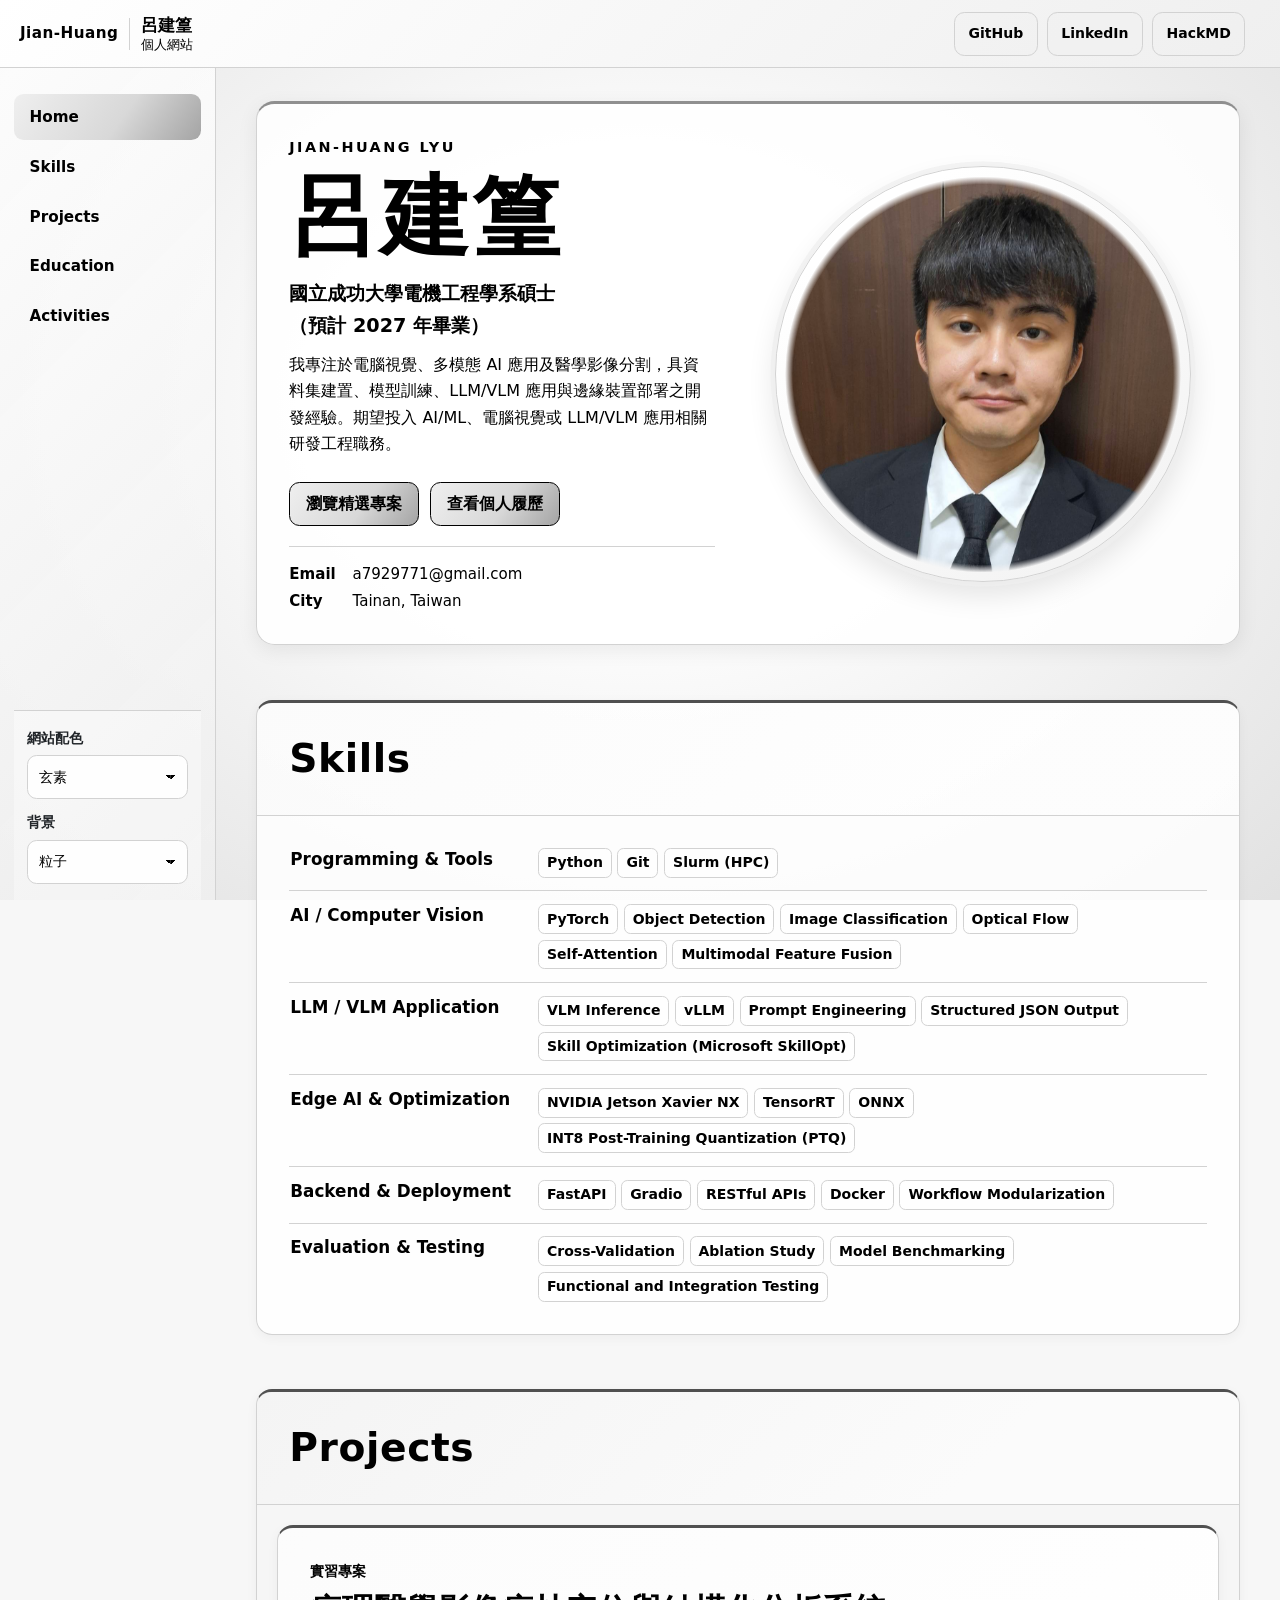
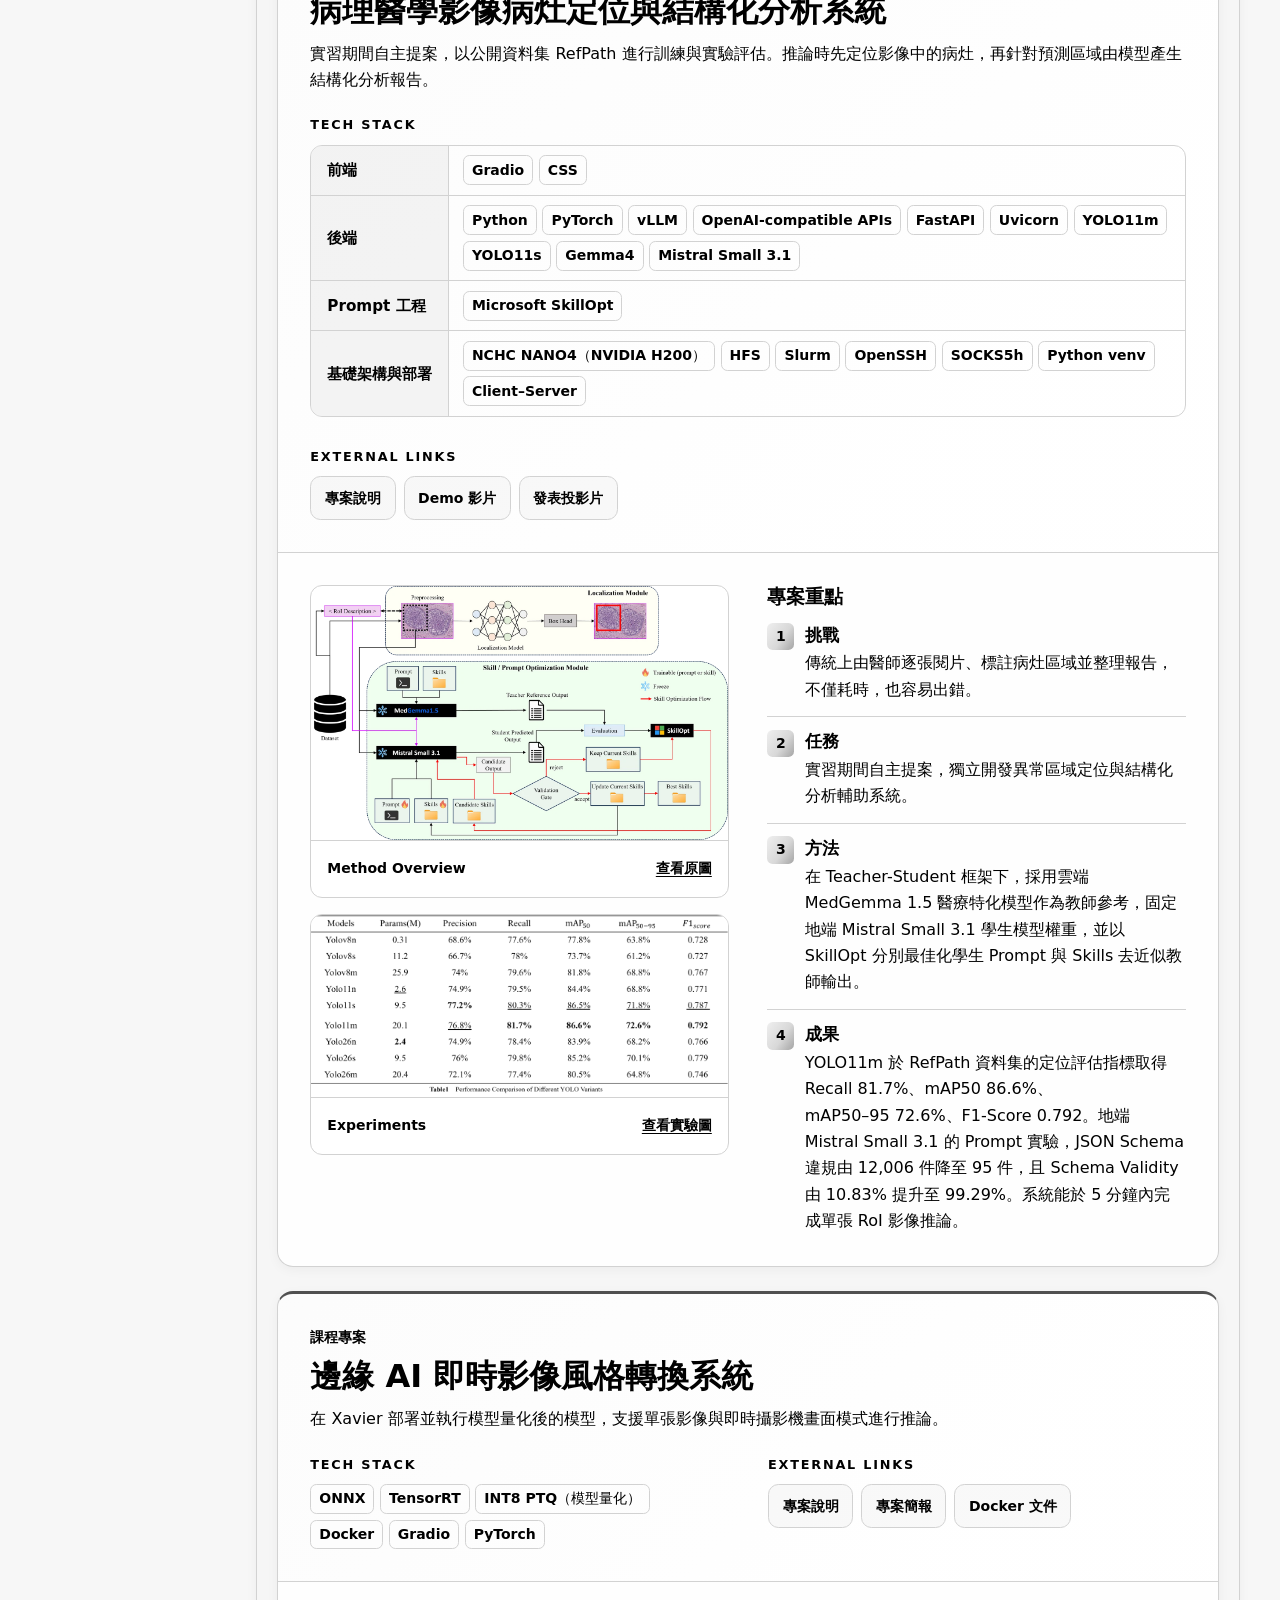
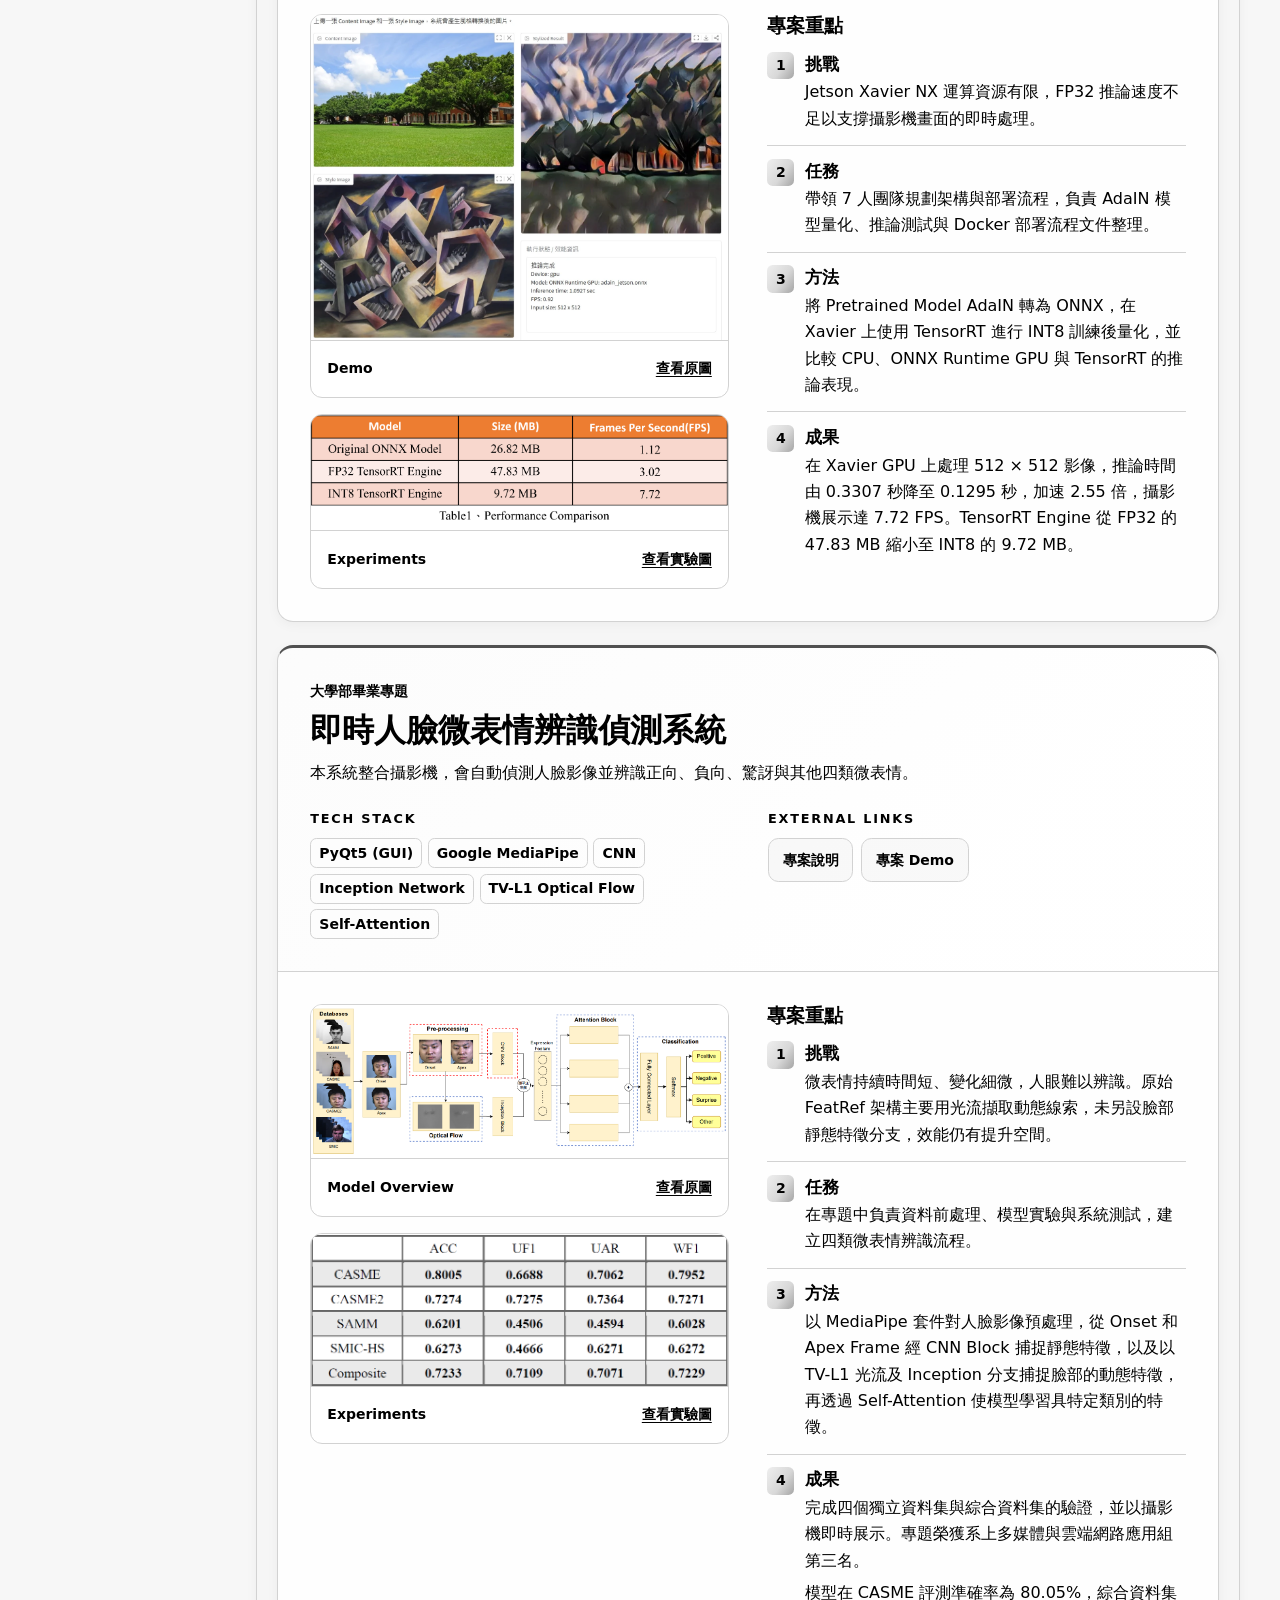
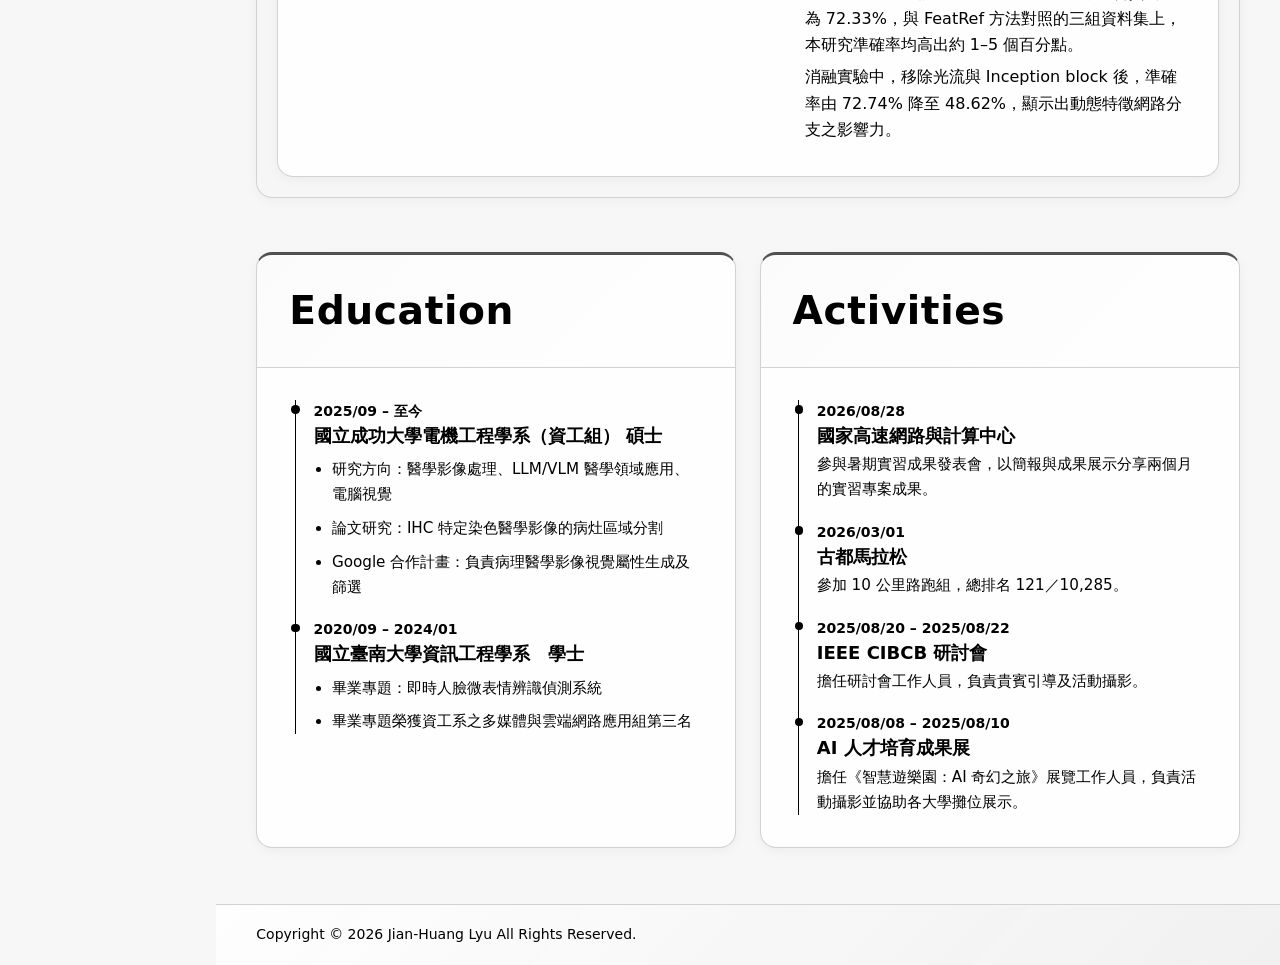
<file: index.html>
<!doctype html>
<html lang="zh-Hant" data-view-theme="monochrome">
<head>
    <meta charset="utf-8">
    <meta name="viewport" content="width=device-width, initial-scale=1">
    <meta name="theme-color" content="#f7f7f7">
    <meta name="description" content="呂建篁的個人作品集與履歷。探索電腦視覺、多模態 AI、醫學影像和 Jetson 邊緣部署專案。">
    <meta property="og:type" content="website">
    <meta property="og:title" content="呂建篁 Jian-Huang Lyu｜個人作品集">
    <meta property="og:description" content="電腦視覺、多模態 AI、醫學影像與邊緣部署作品集。">
    <title>呂建篁 Jian-Huang Lyu｜個人作品集</title>
    <link rel="stylesheet" href="css/styles.css">
    <link rel="stylesheet" href="css/portfolio.css?v=9a0b4124f40e">
    <script src="js/scripts.js?v=e78eb5826653" defer></script>
    <script src="js/image-viewer.js?v=9336eaff604a" defer></script>
    <script src="js/particles.js?v=5f75fa9fdac9" defer></script>
    <script data-goatcounter="https://jianhuanglyu.goatcounter.com/count" async src="https://gc.zgo.at/count.js"></script>
</head>
<body class="portfolio sb-nav-fixed">
    <div class="site-background" aria-hidden="true">
        <div class="background-scene" data-background="particles">
            <canvas></canvas>
        </div>
    </div>
    <a class="skip-link visually-hidden-focusable" href="#main-content">跳到主要內容</a>

    <header class="sb-topnav navbar navbar-expand">
        <a class="navbar-brand brand" href="#main-content">
            <span class="brand-mark" aria-hidden="true">Jian-Huang</span>
            <span class="brand-text">
                <span class="brand-name">呂建篁</span>
                <span class="brand-caption">個人網站</span>
            </span>
        </a>
        <div class="header-actions">
            <a class="btn btn-header" href="https://github.com/JianHuangLyu" target="_blank" rel="noopener">GitHub</a>
            <a class="btn btn-header" href="https://www.linkedin.com/in/jianhuanglyu" target="_blank" rel="noopener">LinkedIn</a>
            <a class="btn btn-header" href="https://hackmd.io/@abcd09500" target="_blank" rel="noopener">HackMD</a>
            <button class="btn btn-header menu-toggle" type="button" id="sidebarToggle" aria-expanded="false" aria-controls="layoutSidenav_nav" hidden>
                <span class="menu-icon" aria-hidden="true"></span>
                <span>章節選單</span>
            </button>
        </div>
    </header>

    <div id="layoutSidenav">
        <div id="layoutSidenav_nav">
            <nav class="sb-sidenav sb-sidenav-light" aria-label="主要導覽">
                <div class="sb-sidenav-menu">
                    <div class="nav" id="section-menu">
                        <a class="nav-link active" aria-current="location" href="#home" lang="en">Home</a>
                        <a class="nav-link" href="#skills" lang="en">Skills</a>
                        <a class="nav-link" href="#projects" lang="en">Projects</a>
                        <a class="nav-link" href="#education" lang="en">Education</a>
                        <a class="nav-link" href="#activities" lang="en">Activities</a>
                    </div>
                </div>
                <div class="sb-sidenav-footer" hidden>
                    <label class="view-theme-control" for="portfolio-view-theme">
                        網站配色
                        <select id="portfolio-view-theme">
                            <option value="monochrome">玄素</option>
                            <option value="mist">霧藍</option>
                        </select>
                    </label>
                    <div class="background-controls" hidden>
                        <label class="view-theme-control" for="portfolio-background">
                            背景
                            <select id="portfolio-background">
                                <option value="particles">粒子</option>
                                <option value="none">無</option>
                            </select>
                        </label>
                    </div>
                </div>
            </nav>
        </div>
        <div class="nav-scrim" aria-hidden="true" hidden></div>

        <div id="layoutSidenav_content">
            <main id="main-content" class="portfolio-shell" tabindex="-1">
                <section id="home" class="hero" aria-labelledby="hero-title" tabindex="-1">
                    <div class="hero-copy">
                        <p class="hero-name" lang="en">Jian-Huang Lyu</p>
                        <h1 id="hero-title">呂建篁</h1>
                        <p class="hero-focus">國立成功大學電機工程學系碩士<span class="hero-focus-note">（預計 2027 年畢業）</span></p>
                        <p class="hero-intro">我專注於電腦視覺、多模態 AI 應用及醫學影像分割，具資料集建置、模型訓練、LLM/VLM 應用與邊緣裝置部署之開發經驗。期望投入 AI/ML、電腦視覺或 LLM/VLM 應用相關研發工程職務。</p>
                        <div class="hero-actions">
                            <a class="btn btn-accent" href="#projects">瀏覽精選專案</a>
                            <a class="btn btn-accent" href="https://drive.google.com/file/d/1vBFfm8cvseu5qnkpBR-wVfnuOK81z-iy/view?usp=sharing" target="_blank" rel="noopener">查看個人履歷</a>
                        </div>
                        <dl class="hero-contact" lang="en" aria-label="Contact information">
                            <div><dt>Email</dt><dd><a>a7929771@gmail.com</a></dd></div>
                            <div><dt>City</dt><dd>Tainan, Taiwan</dd></div>
                        </dl>
                    </div>
                    <figure class="hero-portrait">
                        <img class="hero-image" src="assets/img/portrait.jpg" width="1108" height="1477" alt="呂建篁的個人照片" style="font-size: 9px">
                    </figure>
                </section>

                <section id="skills" class="portfolio-section" aria-labelledby="skills-title" tabindex="-1">
                    <div class="card resume-card">
                        <header class="project-header">
                            <h2 class="section-title" id="skills-title" lang="en">Skills</h2>
                        </header>
                        <div class="card-body">
                            <table class="skills-table" aria-labelledby="skills-title" lang="en">
                                <tbody>
                                    <tr>
                                        <th scope="row">Programming &amp; Tools</th>
                                        <td>
                                            <ul class="tag-list" role="list">
                                                <li>Python</li>
                                                <li>Git</li>
                                                <li>Slurm (HPC)</li>
                                            </ul>
                                        </td>
                                    </tr>
                                    <tr>
                                        <th scope="row">AI / Computer Vision</th>
                                        <td>
                                            <ul class="tag-list" role="list">
                                                <li>PyTorch</li>
                                                <li>Object Detection</li>
                                                <li>Image Classification</li>
                                                <li>Optical Flow</li>
                                                <li>Self-Attention</li>
                                                <li>Multimodal Feature Fusion</li>
                                            </ul>
                                        </td>
                                    </tr>
                                    <tr>
                                        <th scope="row">LLM / VLM Application</th>
                                        <td>
                                            <ul class="tag-list" role="list">
                                                <li>VLM Inference</li>
                                                <li>vLLM</li>
                                                <li>Prompt Engineering</li>
                                                <li>Structured JSON Output</li>
                                                <li>Skill Optimization (Microsoft SkillOpt)</li>
                                            </ul>
                                        </td>
                                    </tr>
                                    <tr>
                                        <th scope="row">Edge AI &amp; Optimization</th>
                                        <td>
                                            <ul class="tag-list" role="list">
                                                <li>NVIDIA Jetson Xavier NX</li>
                                                <li>TensorRT</li>
                                                <li>ONNX</li>
                                                <li>INT8 Post-Training Quantization (PTQ)</li>
                                            </ul>
                                        </td>
                                    </tr>
                                    <tr>
                                        <th scope="row">Backend &amp; Deployment</th>
                                        <td>
                                            <ul class="tag-list" role="list">
                                                <li>FastAPI</li>
                                                <li>Gradio</li>
                                                <li>RESTful APIs</li>
                                                <li>Docker</li>
                                                <li>Workflow Modularization</li>
                                            </ul>
                                        </td>
                                    </tr>
                                    <tr>
                                        <th scope="row">Evaluation &amp; Testing</th>
                                        <td>
                                            <ul class="tag-list" role="list">
                                                <li>Cross-Validation</li>
                                                <li>Ablation Study</li>
                                                <li>Model Benchmarking</li>
                                                <li>Functional and Integration Testing</li>
                                            </ul>
                                        </td>
                                    </tr>
                                </tbody>
                            </table>
                        </div>
                    </div>
                </section>

                <section id="projects" class="portfolio-section card projects-section" aria-labelledby="projects-title" tabindex="-1">
                    <header class="project-header">
                        <h2 class="section-title" id="projects-title" lang="en">Projects</h2>
                    </header>
                    <div class="project-list">
                        <article class="card project-card project-pathology" id="project-pathology" aria-labelledby="pathology-title" tabindex="-1">
                            <header class="project-header">
                                <p class="project-context">實習專案</p>
                                <h3 id="pathology-title">病理醫學影像病灶定位與結構化分析系統</h3>
                                <p class="project-summary">實習期間自主提案，以公開資料集 RefPath 進行訓練與實驗評估。推論時先定位影像中的病灶，再針對預測區域由模型產生結構化分析報告。</p>
                                <div class="project-meta">
                                    <section class="project-meta-panel project-tech">
                                        <h4 lang="en">Tech Stack</h4>
                                        <div class="project-stack-grid">
                                            <section class="project-stack-group">
                                                <h5>前端</h5>
                                                <ul class="tag-list project-skills" role="list">
                                                    <li>Gradio</li>
                                                    <li>CSS</li>
                                                </ul>
                                            </section>
                                            <section class="project-stack-group">
                                                <h5>後端</h5>
                                                <ul class="tag-list project-skills" role="list">
                                                    <li>Python</li>
                                                    <li>PyTorch</li>
                                                    <li>vLLM</li>
                                                    <li>OpenAI-compatible APIs</li>
                                                    <li>FastAPI</li>
                                                    <li>Uvicorn</li>
                                                    <li>YOLO11m</li>
                                                    <li>YOLO11s</li>
                                                    <li>Gemma4</li>
                                                    <li>Mistral Small 3.1</li>
                                                </ul>
                                            </section>
                                            <section class="project-stack-group">
                                                <h5>Prompt 工程</h5>
                                                <ul class="tag-list project-skills" role="list">
                                                    <li>Microsoft SkillOpt</li>
                                                </ul>
                                            </section>
                                            <section class="project-stack-group">
                                                <h5>基礎架構與部署</h5>
                                                <ul class="tag-list project-skills" role="list">
                                                    <li>NCHC NANO4（NVIDIA H200）</li>
                                                    <li>HFS</li>
                                                    <li>Slurm</li>
                                                    <li>OpenSSH</li>
                                                    <li>SOCKS5h</li>
                                                    <li>Python venv</li>
                                                    <li>Client–Server</li>
                                                </ul>
                                            </section>
                                        </div>
                                    </section>
                                    <section class="project-meta-panel project-resources">
                                        <h4 lang="en">External Links</h4>
                                        <div class="project-links" role="group" aria-label="實習專案連結">
                                            <a class="btn btn-header project-source" href="https://github.com/JianHuangLyu/Structured-Pathology-Image-Analysis-via-YOLO-Based-Abnormality-Detection-and-skill-optimization/blob/main/README.md" aria-describedby="pathology-title" target="_blank" rel="noopener">專案說明</a>
                                            <a class="btn btn-header" href="https://youtu.be/1BliE2S8V1c" aria-describedby="pathology-title" target="_blank" rel="noopener">Demo 影片</a>
                                            <a class="btn btn-header" href="https://docs.google.com/presentation/d/1-3s4H_59ZUVVIXolgl8v3kofn-X0EsVymyNLGiIA_hE/edit?usp=sharing" aria-describedby="pathology-title" target="_blank" rel="noopener">發表投影片</a>
                                        </div>
                                    </section>
                                </div>
                            </header>
                            <div class="project-body">
                                <div class="project-figures">
                                    <figure class="project-media">
                                        <img src="assets/img/projects/pathology-architecture.webp" width="1440" height="876" loading="lazy" decoding="async" alt="定位模型在病理影像框出候選區域，並比對教師與學生的輸出以迭代提示詞或技能。">
                                        <figcaption>
                                            <span class="project-media-caption">Method Overview</span>
                                            <button type="button" class="project-media-source" aria-haspopup="dialog" aria-controls="project-image-viewer" data-viewer-src="assets/img/projects/pathology-architecture-original.png" data-viewer-preview="assets/img/projects/pathology-architecture.webp" data-viewer-width="2837" data-viewer-height="1726" data-viewer-title="病理影像分析系統架構">查看原圖</button>
                                        </figcaption>
                                    </figure>
                                    <figure class="project-media" id="pathology-experiments">
                                        <img src="assets/img/projects/pathology-experiments/yolo-comparison-preview.webp" width="1120" height="487" loading="lazy" decoding="async" alt="YOLO 各版本的參數量、Precision、Recall、mAP 與 F1 分數比較。">
                                        <figcaption>
                                            <span class="project-media-caption" lang="en">Experiments</span>
                                            <button type="button" class="project-media-source" aria-haspopup="dialog" aria-controls="project-image-viewer" data-viewer-gallery="pathology-experiment-gallery">查看實驗圖</button>
                                        </figcaption>
                                    </figure>
                                    <figure class="project-visual project-flow" hidden>
                                        <figcaption>病理影像分析流程</figcaption>
                                        <ol class="flow-steps">
                                            <li>YOLO 定位</li><li>人工選取 ROI</li><li>VLM 報告</li>
                                        </ol>
                                    </figure>
                                </div>
                                <div class="project-notes">
                                    <h4>專案重點</h4>
                                    <ul class="star-list" role="list">
                                        <li class="star-situation">
                                            <span class="star-letter" aria-hidden="true">1</span>
                                            <div>
                                                <h5>挑戰</h5>
                                                <p>傳統上由醫師逐張閱片、標註病灶區域並整理報告，不僅耗時，也容易出錯。</p>
                                            </div>
                                        </li>
                                        <li class="star-task">
                                            <span class="star-letter" aria-hidden="true">2</span>
                                            <div>
                                                <h5>任務</h5>
                                                <p>實習期間自主提案，獨立開發異常區域定位與結構化分析輔助系統。</p>
                                            </div>
                                        </li>
                                        <li class="star-action">
                                            <span class="star-letter" aria-hidden="true">3</span>
                                            <div>
                                                <h5>方法</h5>
                                                <p>在 Teacher-&#8288;Student 框架下，採用雲端 MedGemma&nbsp;1.5 醫療特化模型作為教師參考，固定地端 Mistral&nbsp;Small&nbsp;3.1 學生模型權重，並以 SkillOpt 分別最佳化學生 Prompt 與 Skills 去近似教師輸出。</p>
                                            </div>
                                        </li>
                                        <li class="star-result">
                                            <span class="star-letter" aria-hidden="true">4</span>
                                            <div>
                                                <h5>成果</h5>
                                                <p>YOLO11m 於 RefPath 資料集的定位評估指標取得 Recall&nbsp;81.7%、mAP50&nbsp;86.6%、mAP50–&#8288;95&nbsp;72.6%、F1-&#8288;Score&nbsp;0.792。地端 Mistral&nbsp;Small&nbsp;3.1 的 Prompt 實驗，JSON&nbsp;Schema 違規由 12,006&nbsp;件降至 95&nbsp;件，且 Schema&nbsp;Validity 由 10.83% 提升至 99.29%。系統能於 5&nbsp;分鐘內完成單張 RoI 影像推論。</p>
                                            </div>
                                        </li>
                                    </ul>
                                </div>
                            </div>
                        </article>

                        <article class="card project-card project-edge" id="project-edge" aria-labelledby="edge-title" tabindex="-1">
                            <header class="project-header">
                                <p class="project-context">課程專案</p>
                                <h3 id="edge-title">邊緣 AI 即時影像風格轉換系統</h3>
                                <p class="project-summary">在 Xavier 部署並執行模型量化後的模型，支援單張影像與即時攝影機畫面模式進行推論。</p>
                                <div class="project-meta">
                                    <section class="project-meta-panel project-tech">
                                        <h4 lang="en">Tech Stack</h4>
                                        <ul class="tag-list project-skills" aria-label="使用技術" role="list">
                                            <li hidden>AdaIN</li><li>ONNX</li><li>TensorRT</li><li>INT8 PTQ（模型量化）</li><li>Docker</li><li>Gradio</li><li>PyTorch</li>
                                        </ul>
                                    </section>
                                    <section class="project-meta-panel project-resources">
                                        <h4 lang="en">External Links</h4>
                                        <div class="project-links" role="group" aria-label="邊緣 AI 專案連結">
                                            <a class="btn btn-header project-source" href="https://github.com/JianHuangLyu/Master/tree/main/114-2/ARTIFICAL%20INTELLIGENCE%20IN%20DIGITAL%20SIGNAL%20ANALYSIS%20AND%20ITS%20APPLICATIONS/Image-Style-Transfer" aria-describedby="edge-title" target="_blank" rel="noopener">專案說明</a>
                                            <a class="btn btn-header" href="https://docs.google.com/presentation/d/1BzTQxur_tb-BX7tnjprv2iyfuoyTL0Am/edit?usp=sharing&amp;ouid=105064244977899019676&amp;rtpof=true&amp;sd=true" aria-describedby="edge-title" target="_blank" rel="noopener">專案簡報</a>
                                            <a class="btn btn-header" href="https://hackmd.io/@abcd09500/r1MNSk1czg" aria-describedby="edge-title" target="_blank" rel="noopener">Docker 文件</a>
                                        </div>
                                    </section>
                                </div>
                            </header>
                            <div class="project-body">
                                <div class="project-figures">
                                    <figure class="project-media">
                                        <img src="assets/img/projects/jetson-style-transfer.webp" width="1226" height="954" loading="lazy" decoding="async" alt="原始草地照片與風格參考圖在左側，右側顯示套用幾何畫風的轉換結果。">
                                        <figcaption>
                                            <span class="project-media-caption">Demo</span>
                                            <button type="button" class="project-media-source" aria-haspopup="dialog" aria-controls="project-image-viewer" data-viewer-src="assets/img/projects/jetson-style-transfer-original.jpg" data-viewer-preview="assets/img/projects/jetson-style-transfer.webp" data-viewer-width="1226" data-viewer-height="954" data-viewer-title="即時影像風格轉換示範">查看原圖</button>
                                        </figcaption>
                                    </figure>
                                    <figure class="project-media" id="edge-experiments">
                                        <img src="assets/img/projects/edge-experiments/Result1.png" width="2513" height="691" loading="lazy" decoding="async" alt="原始 ONNX 模型、FP32 與 INT8 TensorRT 的模型體積與每秒影格數比較。">
                                        <figcaption>
                                            <span class="project-media-caption" lang="en">Experiments</span>
                                            <button type="button" class="project-media-source" aria-haspopup="dialog" aria-controls="project-image-viewer" data-viewer-gallery="edge-experiment-gallery">查看實驗圖</button>
                                        </figcaption>
                                    </figure>
                                    <figure class="project-visual project-flow" hidden>
                                        <figcaption>邊緣部署流程</figcaption>
                                        <ol class="flow-steps">
                                            <li>AdaIN 轉 ONNX</li><li>TensorRT INT8</li><li>Jetson 即時推論</li>
                                        </ol>
                                    </figure>
                                </div>
                                <div class="project-notes">
                                    <h4>專案重點</h4>
                                    <ul class="star-list" role="list">
                                        <li class="star-situation">
                                            <span class="star-letter" aria-hidden="true">1</span>
                                            <div>
                                                <h5>挑戰</h5>
                                                <p>Jetson&nbsp;Xavier&nbsp;NX 運算資源有限，FP32 推論速度不足以支撐攝影機畫面的即時處理。</p>
                                            </div>
                                        </li>
                                        <li class="star-task">
                                            <span class="star-letter" aria-hidden="true">2</span>
                                            <div>
                                                <h5>任務</h5>
                                                <p>帶領 7&nbsp;人團隊規劃架構與部署流程，負責 AdaIN 模型量化、推論測試與 Docker 部署流程文件整理。</p>
                                            </div>
                                        </li>
                                        <li class="star-action">
                                            <span class="star-letter" aria-hidden="true">3</span>
                                            <div>
                                                <h5>方法</h5>
                                                <p>將 Pretrained&nbsp;Model&nbsp;AdaIN 轉為 ONNX，在 Xavier 上使用 TensorRT 進行 INT8 訓練後量化，並比較 CPU、ONNX&nbsp;Runtime&nbsp;GPU 與 TensorRT 的推論表現。</p>
                                            </div>
                                        </li>
                                        <li class="star-result">
                                            <span class="star-letter" aria-hidden="true">4</span>
                                            <div>
                                                <h5>成果</h5>
                                                <p>在 Xavier&nbsp;GPU 上處理 512&nbsp;×&nbsp;512 影像，推論時間由 0.3307&nbsp;秒降至 0.1295&nbsp;秒，加速 2.55&nbsp;倍，攝影機展示達 7.72&nbsp;FPS。TensorRT&nbsp;Engine 從 FP32 的 47.83&nbsp;MB 縮小至 INT8 的 9.72&nbsp;MB。</p>
                                            </div>
                                        </li>
                                    </ul>
                                </div>
                            </div>
                        </article>

                        <article class="card project-card project-expression" id="project-expression" aria-labelledby="expression-title" tabindex="-1">
                            <header class="project-header">
                                <p class="project-context">大學部畢業專題</p>
                                <h3 id="expression-title">即時人臉微表情辨識偵測系統</h3>
                                <p class="project-summary">本系統整合攝影機，會自動偵測人臉影像並辨識正向、負向、驚訝與其他四類微表情。</p>
                                <div class="project-meta">
                                    <section class="project-meta-panel project-tech">
                                        <h4 lang="en">Tech Stack</h4>
                                        <ul class="tag-list project-skills" aria-label="使用技術" role="list">
                                            <li>PyQt5 (GUI)</li>
                                            <li>Google MediaPipe</li>
                                            <li>CNN</li>
                                            <li>Inception Network</li>
                                            <li>TV-L1 Optical Flow</li>
                                            <li>Self-Attention</li>
                                        </ul>
                                    </section>
                                    <section class="project-meta-panel project-resources">
                                        <h4 lang="en">External Links</h4>
                                        <div class="project-links" role="group" aria-label="微表情辨識專案連結">
                                            <a class="btn btn-header project-source" href="https://github.com/JianHuangLyu/Bachelor/blob/main/Senior%20Project/README.md" aria-describedby="expression-title" target="_blank" rel="noopener">專案說明</a>
                                            <a class="btn btn-header" href="https://www.youtube.com/watch?v=WqFC5YTgZJo" aria-describedby="expression-title" target="_blank" rel="noopener">專案 Demo</a>
                                        </div>
                                    </section>
                                </div>
                            </header>
                            <div class="project-body">
                                <div class="project-figures">
                                    <figure class="project-media">
                                        <img src="assets/img/projects/ProjectArchitecture.png" width="1377" height="506" loading="lazy" decoding="async" alt="微表情辨識模型融合影格的靜態特徵與光流的動態特徵，再以注意力機制進行分類。">
                                        <figcaption>
                                            <span class="project-media-caption">Model Overview</span>
                                            <button type="button" class="project-media-source" aria-haspopup="dialog" aria-controls="project-image-viewer" data-viewer-src="assets/img/projects/ProjectArchitecture.png" data-viewer-title="多模態微表情辨識模型架構">查看原圖</button>
                                        </figcaption>
                                    </figure>
                                    <figure class="project-media" id="expression-experiments">
                                        <img src="assets/img/projects/experiments/Performance.png" width="886" height="323" loading="lazy" decoding="async" alt="微表情模型在各資料集上的 ACC、UF1、UAR 與 WF1 評估結果。">
                                        <figcaption>
                                            <span class="project-media-caption" lang="en">Experiments</span>
                                            <button type="button" class="project-media-source" aria-haspopup="dialog" aria-controls="project-image-viewer" data-viewer-gallery="expression-experiment-gallery">查看實驗圖</button>
                                        </figcaption>
                                    </figure>
                                    <figure class="project-visual project-flow" hidden>
                                        <figcaption>微表情辨識流程</figcaption>
                                        <ol class="flow-steps">
                                            <li>影像＋光流</li><li>自注意力融合</li><li>四類表情分類</li>
                                        </ol>
                                    </figure>
                                </div>
                                <div class="project-notes">
                                    <h4>專案重點</h4>
                                    <ul class="star-list" role="list">
                                        <li class="star-situation">
                                            <span class="star-letter" aria-hidden="true">1</span>
                                            <div>
                                                <h5>挑戰</h5>
                                                <p>微表情持續時間短、變化細微，人眼難以辨識。原始 FeatRef 架構主要用光流擷取動態線索，未另設臉部靜態特徵分支，效能仍有提升空間。</p>
                                            </div>
                                        </li>
                                        <li class="star-task">
                                            <span class="star-letter" aria-hidden="true">2</span>
                                            <div>
                                                <h5>任務</h5>
                                                <p>在專題中負責資料前處理、模型實驗與系統測試，建立四類微表情辨識流程。</p>
                                            </div>
                                        </li>
                                        <li class="star-action">
                                            <span class="star-letter" aria-hidden="true">3</span>
                                            <div>
                                                <h5>方法</h5>
                                                <p>以 MediaPipe 套件對人臉影像預處理，從 Onset 和 Apex&nbsp;Frame 經 CNN&nbsp;Block 捕捉靜態特徵，以及以 TV-&#8288;L1 光流及 Inception 分支捕捉臉部的動態特徵，再透過 Self-&#8288;Attention 使模型學習具特定類別的特徵。</p>
                                            </div>
                                        </li>
                                        <li class="star-result" id="expression-results" tabindex="-1">
                                            <span class="star-letter" aria-hidden="true">4</span>
                                            <div>
                                                <h5 id="expression-results-title">成果</h5>
                                                <p>完成四個獨立資料集與綜合資料集的驗證，並以攝影機即時展示。專題榮獲系上多媒體與雲端網路應用組第三名。</p>
                                                <p>模型在 CASME 評測準確率為 80.05%，綜合資料集為 72.33%，與 FeatRef 方法對照的三組資料集上，本研究準確率均高出約 1–&#8288;5&nbsp;個百分點。</p>
                                                <p>消融實驗中，移除光流與 Inception&nbsp;block 後，準確率由 72.74% 降至 48.62%，顯示出動態特徵網路分支之影響力。</p>
                                            </div>
                                        </li>
                                    </ul>
                                </div>
                            </div>
                        </article>
                    </div>
                </section>

                <section id="education" class="portfolio-section" aria-labelledby="education-title" tabindex="-1">
                    <div class="card resume-card" id="resume-education">
                        <header class="project-header">
                            <h2 class="section-title" id="education-title" lang="en">Education</h2>
                        </header>
                        <div class="card-body">
                            <ol class="timeline" role="list">
                                <li>
                                    <p class="timeline-date"><time datetime="2025-09">2025/09</time> – 至今</p>
                                    <h4>國立成功大學電機工程學系<span class="text-nowrap">（資工組） 碩士</span></h4>
                                    <ul class="timeline-points">
                                        <li>研究方向：醫學影像處理、LLM/VLM 醫學領域應用、電腦視覺</li>
                                        <li>論文研究：IHC 特定染色醫學影像的病灶區域分割</li>
                                        <li>Google 合作計畫：負責病理醫學影像視覺屬性生成及篩選</li>
                                    </ul>
                                </li>
                                <li>
                                    <p class="timeline-date"><time datetime="2020-09">2020/09</time> – <time datetime="2024-01">2024/01</time></p>
                                    <h4>國立臺南大學資訊工程學系　學士</h4>
                                    <ul class="timeline-points">
                                        <li>畢業專題：即時人臉微表情辨識偵測系統</li>
                                        <li>畢業專題榮獲資工系之多媒體與雲端網路應用組第三名</li>
                                    </ul>
                                </li>
                            </ol>
                        </div>
                    </div>
                </section>

                <section id="activities" class="portfolio-section" aria-labelledby="activities-title" tabindex="-1">
                    <div class="card resume-card">
                        <header class="project-header">
                            <h2 class="section-title" id="activities-title" lang="en">Activities</h2>
                        </header>
                        <div class="card-body">
                            <ol class="timeline" role="list">
                                <li>
                                    <p class="timeline-date"><time datetime="2026-08-28">2026/08/28</time></p>
                                    <h3>國家高速網路與計算中心</h3>
                                    <p>參與暑期實習成果發表會，以簡報與成果展示分享兩個月的實習專案成果。</p>
                                </li>
                                <li>
                                    <p class="timeline-date"><time datetime="2026-03-01">2026/03/01</time></p>
                                    <h3>古都馬拉松</h3>
                                    <p>參加 10&nbsp;公里路跑組，總排名 121&#8288;／&#8288;10,285。</p>
                                </li>
                                <li>
                                    <p class="timeline-date"><time datetime="2025-08-20">2025/08/20</time> – <time datetime="2025-08-22">2025/08/22</time></p>
                                    <h3>IEEE&nbsp;CIBCB 研討會</h3>
                                    <p>擔任研討會工作人員，負責貴賓引導及活動攝影。</p>
                                </li>
                                <li>
                                    <p class="timeline-date"><time datetime="2025-08-08">2025/08/08</time> – <time datetime="2025-08-10">2025/08/10</time></p>
                                    <h3>AI 人才培育成果展</h3>
                                    <p>擔任《智慧遊樂園：AI 奇幻之旅》展覽工作人員，負責活動攝影並協助各大學攤位展示。</p>
                                </li>
                            </ol>
                        </div>
                    </div>
                </section>
            </main>

            <footer class="site-footer">
                <div class="portfolio-shell">
                    <span>Copyright © 2026 Jian-Huang Lyu All Rights Reserved.</span>
                    <span class="visitor-count" data-counter="https://jhweb-visitors.jianhuanglyu.workers.dev" hidden>今日訪客 <span data-visitor-count="today"></span> · 累計 <span data-visitor-count="total"></span> 人次</span>
                </div>
            </footer>
        </div>
    </div>

    <dialog class="image-viewer-dialog" id="project-image-viewer" aria-labelledby="viewer-title">
        <header class="image-viewer-toolbar">
            <h2 id="viewer-title">圖片檢視</h2>
            <button type="button" class="btn btn-header image-viewer-close" id="viewer-close" autofocus>關閉</button>
            <div class="image-viewer-controls" role="group" aria-label="圖片縮放">
                <button type="button" class="btn btn-header" id="viewer-zoom-out" aria-label="縮小" title="縮小（−）" disabled>−</button>
                <output id="viewer-zoom-level" aria-label="縮放比例" aria-live="off">—</output>
                <button type="button" class="btn btn-header" id="viewer-zoom-in" aria-label="放大" title="放大（+）" disabled>+</button>
                <button type="button" class="btn btn-header" id="viewer-fit" title="符合視窗（0）" disabled>符合視窗</button>
            </div>
        </header>
        <div class="image-viewer-stage" role="region" aria-label="圖片顯示區" tabindex="0">
            <div class="image-viewer-content">
                <img id="viewer-image" alt="" draggable="false" hidden>
                <p id="viewer-message" role="status" hidden></p>
            </div>
        </div>
        <div class="image-viewer-gallery image-viewer-gallery--scrollable" id="pathology-experiment-gallery" role="group" aria-label="切換實習專案實驗圖" hidden>
            <button type="button" class="btn btn-header image-viewer-thumbnail" aria-pressed="false" data-viewer-src="assets/img/projects/pathology-experiments/yolo-comparison.png" data-viewer-preview="assets/img/projects/pathology-experiments/yolo-comparison-preview.webp" data-viewer-width="3315" data-viewer-height="1442" data-viewer-title="YOLO Comparison">
                <img src="assets/img/projects/pathology-experiments/yolo-comparison-preview.webp" width="1120" height="487" loading="lazy" decoding="async" alt="">
                <span lang="en">YOLO Comparison</span>
            </button>
            <button type="button" class="btn btn-header image-viewer-thumbnail" aria-pressed="false" data-viewer-src="assets/img/projects/pathology-experiments/localization.png" data-viewer-preview="assets/img/projects/pathology-experiments/localization-view.webp" data-viewer-width="4168" data-viewer-height="1464" data-viewer-title="YOLO Localization">
                <img src="assets/img/projects/pathology-experiments/localization-preview.webp" width="640" height="225" loading="lazy" decoding="async" alt="">
                <span lang="en">YOLO Localization</span>
            </button>
            <button type="button" class="btn btn-header image-viewer-thumbnail" aria-pressed="false" data-viewer-src="assets/img/projects/pathology-experiments/soft-score.png" data-viewer-preview="assets/img/projects/pathology-experiments/soft-score-preview.webp" data-viewer-width="1967" data-viewer-height="606" data-viewer-title="Soft Score">
                <img src="assets/img/projects/pathology-experiments/soft-score-preview.webp" width="1040" height="320" loading="lazy" decoding="async" alt="">
                <span lang="en">Soft Score</span>
            </button>
            <button type="button" class="btn btn-header image-viewer-thumbnail" aria-pressed="false" data-viewer-src="assets/img/projects/pathology-experiments/field-similarity.png" data-viewer-preview="assets/img/projects/pathology-experiments/field-similarity-preview.webp" data-viewer-width="2208" data-viewer-height="633" data-viewer-title="Field Similarity">
                <img src="assets/img/projects/pathology-experiments/field-similarity-preview.webp" width="1120" height="321" loading="lazy" decoding="async" alt="">
                <span lang="en">Field Similarity</span>
            </button>
            <button type="button" class="btn btn-header image-viewer-thumbnail" aria-pressed="false" data-viewer-src="assets/img/projects/pathology-experiments/schema-validity.png" data-viewer-preview="assets/img/projects/pathology-experiments/schema-validity-preview.webp" data-viewer-width="2055" data-viewer-height="564" data-viewer-title="Schema Validity">
                <img src="assets/img/projects/pathology-experiments/schema-validity-preview.webp" width="1080" height="296" loading="lazy" decoding="async" alt="">
                <span lang="en">Schema Validity</span>
            </button>
            <button type="button" class="btn btn-header image-viewer-thumbnail" aria-pressed="false" data-viewer-src="assets/img/projects/pathology-experiments/schema-violations.png" data-viewer-preview="assets/img/projects/pathology-experiments/schema-violations-preview.webp" data-viewer-width="2064" data-viewer-height="563" data-viewer-title="Schema Violations">
                <img src="assets/img/projects/pathology-experiments/schema-violations-preview.webp" width="1080" height="295" loading="lazy" decoding="async" alt="">
                <span lang="en">Schema Violations</span>
            </button>
        </div>
        <div class="image-viewer-gallery" id="edge-experiment-gallery" role="group" aria-label="切換實驗圖" hidden>
            <button type="button" class="btn btn-header image-viewer-thumbnail" aria-pressed="false" data-viewer-src="assets/img/projects/edge-experiments/Result1.png" data-viewer-title="Model Size &amp; FPS">
                <img src="assets/img/projects/edge-experiments/Result1.png" width="2513" height="691" loading="lazy" decoding="async" alt="">
                <span lang="en">Model Size &amp; FPS</span>
            </button>
            <button type="button" class="btn btn-header image-viewer-thumbnail" aria-pressed="false" data-viewer-src="assets/img/projects/edge-experiments/Result2.png" data-viewer-title="CPU / GPU Inference Time">
                <img src="assets/img/projects/edge-experiments/Result2.png" width="2692" height="688" loading="lazy" decoding="async" alt="">
                <span lang="en">CPU / GPU Inference Time</span>
            </button>
        </div>
        <div class="image-viewer-gallery" id="expression-experiment-gallery" role="group" aria-label="切換實驗圖" hidden>
            <button type="button" class="btn btn-header image-viewer-thumbnail" aria-pressed="false" data-viewer-src="assets/img/projects/experiments/Performance.png" data-viewer-title="Performance">
                <img src="assets/img/projects/experiments/Performance.png" width="886" height="323" loading="lazy" decoding="async" alt="">
                <span lang="en">Performance</span>
            </button>
            <button type="button" class="btn btn-header image-viewer-thumbnail" aria-pressed="false" data-viewer-src="assets/img/projects/experiments/ExperimentCompare.png" data-viewer-title="Experiment Compare">
                <img src="assets/img/projects/experiments/ExperimentCompare.png" width="999" height="164" loading="lazy" decoding="async" alt="">
                <span lang="en">Experiment Compare</span>
            </button>
            <button type="button" class="btn btn-header image-viewer-thumbnail" aria-pressed="false" data-viewer-src="assets/img/projects/experiments/AblationStudy.png" data-viewer-title="Ablation Study">
                <img src="assets/img/projects/experiments/AblationStudy.png" width="964" height="246" loading="lazy" decoding="async" alt="">
                <span lang="en">Ablation Study</span>
            </button>
        </div>
    </dialog>
</body>
</html>
</file>
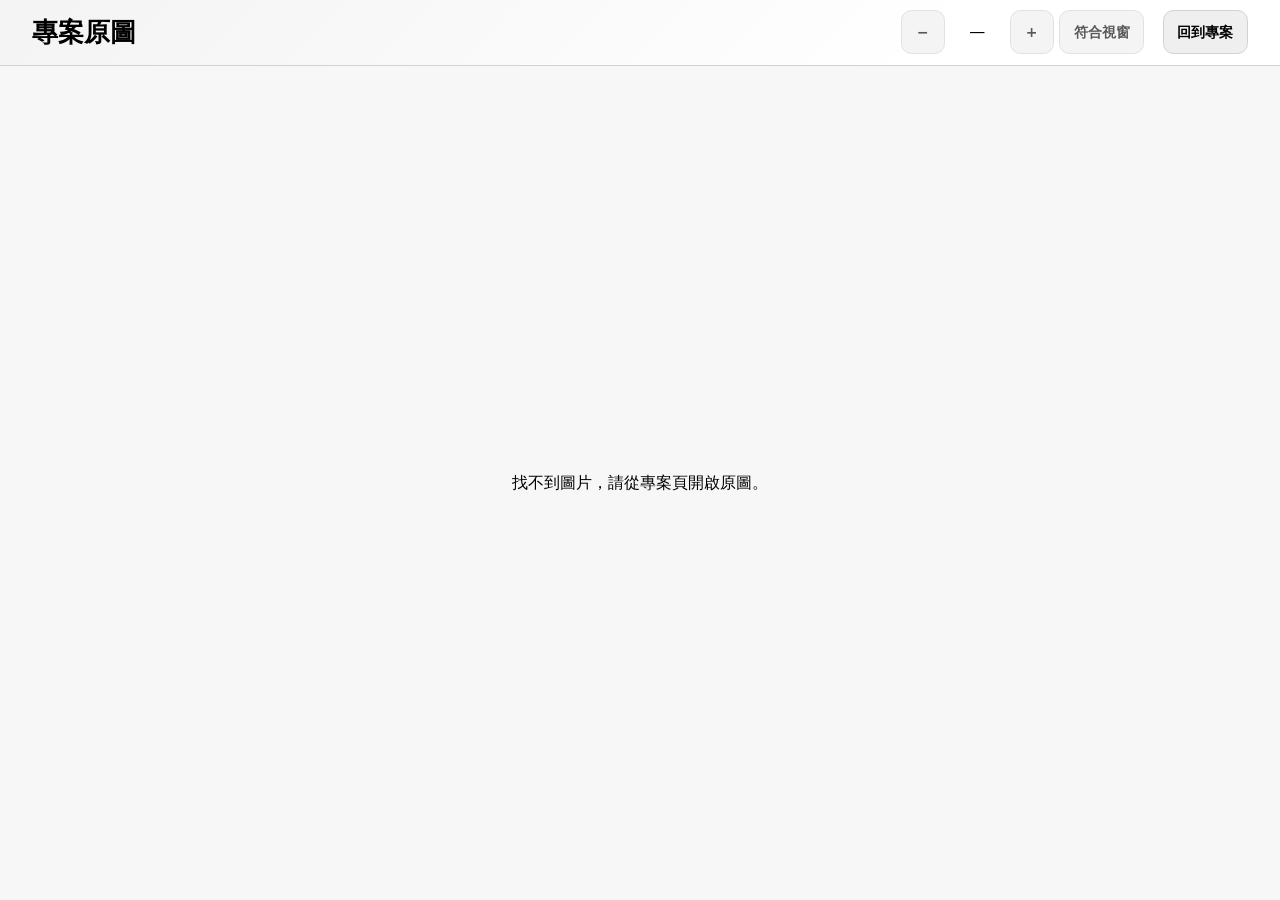
<file: image-viewer.html>
<!doctype html>
<html lang="zh-Hant" data-view-theme="monochrome">
<head>
    <meta charset="utf-8">
    <meta name="viewport" content="width=device-width, initial-scale=1">
    <meta name="theme-color" content="#f7f7f7">
    <title>圖片檢視｜呂建篁</title>
    <link rel="stylesheet" href="css/styles.css">
    <link rel="stylesheet" href="css/portfolio.css?v=9a0b4124f40e">
    <script src="js/scripts.js?v=e78eb5826653" defer></script>
    <script src="js/image-viewer.js?v=9336eaff604a" defer></script>
</head>
<body class="portfolio image-viewer-page">
    <header class="image-viewer-toolbar">
        <h1 id="viewer-title">圖片檢視</h1>
        <div class="image-viewer-controls" role="group" aria-label="圖片縮放">
            <button type="button" class="btn btn-header" id="viewer-zoom-out" aria-label="縮小" title="縮小（−）" disabled>−</button>
            <output id="viewer-zoom-level" aria-label="縮放比例" aria-live="off">—</output>
            <button type="button" class="btn btn-header" id="viewer-zoom-in" aria-label="放大" title="放大（+）" disabled>+</button>
            <button type="button" class="btn btn-header" id="viewer-fit" title="符合視窗（0）" disabled>符合視窗</button>
        </div>
        <a class="btn btn-header" href="index.html#projects">回到專案</a>
    </header>
    <main class="image-viewer-stage" tabindex="0" aria-label="圖片顯示區">
        <div class="image-viewer-content">
            <img id="viewer-image" alt="" draggable="false" hidden>
            <p id="viewer-message" role="status" hidden></p>
            <noscript>請啟用 JavaScript 查看圖片。</noscript>
        </div>
    </main>
</body>
</html>
</file>
<file: css/portfolio.css>
:root {
  --warm-paper: color-mix(in srgb, var(--wash) 52%, var(--canvas));
  --header-height: 4.25rem;
  --sidebar-width: 13.5rem;
  scroll-padding-top: calc(var(--header-height) + 1rem);
}

:root,
:root[data-view-theme] {
  --ink: #000;
  --brown-gradient: linear-gradient(125deg, var(--wash) 0%, var(--tint) 57%, color-mix(in srgb, var(--tint) 76%, var(--accent)) 100%);
  --bar-gradient: linear-gradient(125deg, var(--accent) 0%, color-mix(in srgb, var(--accent) 70%, var(--tint)) 100%);
  --paper-gradient: linear-gradient(135deg, color-mix(in srgb, var(--wash) 72%, var(--surface)) 0%, var(--surface) 74%);
  --portrait-gradient: linear-gradient(145deg, var(--surface) 15%, var(--warm-paper) 55%, var(--tint) 100%);
  --portrait-line: var(--line);
  --portrait-ring: color-mix(in srgb, var(--wash) 72%, transparent);
  --portrait-shadow: color-mix(in srgb, var(--shadow-ink) 11%, transparent);
  --bar-surface: color-mix(in srgb, var(--line) 78%, var(--surface));
  --shadow-ink: color-mix(in srgb, var(--accent) 55%, #171717);
  --nav-scrim: color-mix(in srgb, var(--shadow-ink) 73%, transparent);
}

:root,
:root[data-view-theme="mist"] {
  --canvas: #f3f7fc;
  --surface: #fbfdff;
  --line: #cddce9;
  --accent: #3c5874;
  --wash: #e6eff9;
  --tint: #bacee3;
}

:root[data-view-theme="monochrome"] {
  --canvas: #f7f7f7;
  --surface: #fff;
  --line: #d2d2d2;
  --accent: #000;
  --wash: #efefef;
  --tint: #d8d8d8;
}

.portfolio {
  --bs-body-color: var(--ink);
  --bs-link-color: var(--ink);
  --bs-link-hover-color: var(--ink);
  background: var(--canvas);
  color: var(--ink);
  font-family: system-ui, "Noto Sans TC", "Microsoft JhengHei", "PingFang TC", sans-serif;
  line-height: 1.65;
}

/* 粒子背景：卡片約 84% 不透明確保內文好讀；動畫持續重繪，側邊欄不做背景模糊 */
.portfolio:has(> .site-background:not([hidden])) {
  --panel-surface: color-mix(in srgb, var(--surface) 84%, transparent);
  --panel-wash: color-mix(in srgb, var(--wash) 82%, transparent);
  --inset-surface: color-mix(in srgb, var(--surface) 34%, transparent);
  --inset-wash: color-mix(in srgb, var(--wash) 38%, transparent);
  --chrome-gradient: linear-gradient(135deg, var(--panel-surface), var(--panel-wash));
  --chrome-backdrop: none;
  --portrait-gradient: linear-gradient(145deg, var(--panel-surface) 15%, var(--panel-wash) 100%);
  --nav-scrim: color-mix(in srgb, var(--shadow-ink) 48%, transparent);
  isolation: isolate;
}

.site-background {
  position: fixed;
  z-index: -1;
  inset: 0;
  overflow: hidden;
  background: var(--canvas);
  pointer-events: none;
}

.background-scene,
.background-scene > canvas {
  position: absolute;
  inset: 0;
}

.background-scene > canvas {
  display: block;
  width: 100%;
  height: 100%;
}

/* 粒子場景：中間白、四周淡灰的放射漸層 */
.background-scene[data-background="particles"] {
  background: radial-gradient(ellipse at 50% 45%, var(--surface) 25%, var(--tint) 125%);
}

.portfolio a {
  color: var(--ink);
  text-underline-offset: 0.2em;
}

.portfolio ::selection {
  background: var(--tint);
  color: var(--ink);
}

.portfolio :is(a, button, select, [tabindex="-1"]):focus-visible {
  outline: 3px solid var(--ink);
  outline-offset: 3px;
  box-shadow: none;
}

.portfolio :is(.btn, .project-links > a) {
  --bs-btn-color: var(--ink);
  --bs-btn-hover-color: var(--ink);
  --bs-btn-active-color: var(--ink);
  display: inline-flex;
  align-items: center;
  justify-content: center;
  min-height: 2.75rem;
  padding: 0.55rem 1rem;
  border-radius: 0.65rem;
  font-weight: 650;
}

.portfolio .skip-link {
  position: fixed;
  z-index: 1040;
  top: 0.5rem;
  left: 0.5rem;
  padding: 0.55rem 0.85rem;
  border-radius: 0.5rem;
  background: var(--surface);
}

.portfolio .sb-topnav {
  justify-content: space-between;
  gap: 1rem;
  height: var(--header-height);
  padding: 0 clamp(1rem, 2.7vw, 2.5rem) 0 1.25rem;
  border-bottom: 1px solid var(--line);
  background: var(--paper-gradient);
}

.portfolio:has(> .site-background:not([hidden])) .sb-topnav {
  background: transparent;
}

.portfolio:has(> .site-background:not([hidden])) .sb-topnav::before {
  position: absolute;
  z-index: -1;
  inset: 0;
  content: "";
}

.portfolio:has(> .site-background:not([hidden])) .sb-topnav::before,
.portfolio:has(> .site-background:not([hidden])) #layoutSidenav #layoutSidenav_nav {
  background: var(--chrome-gradient);
  -webkit-backdrop-filter: var(--chrome-backdrop);
  backdrop-filter: var(--chrome-backdrop);
}

/* 頂端導覽列會蓋在捲動的內文上，改用不透明背景避免透字；側邊欄後面只有影片，維持半透明 */
.portfolio:has(> .site-background:not([hidden])) .sb-topnav::before {
  background: linear-gradient(135deg, var(--surface), var(--wash));
}

.portfolio .sb-topnav .brand {
  display: inline-flex;
  align-items: center;
  gap: 0.7rem;
  width: auto;
  min-width: 0;
  padding: 0;
  color: var(--ink);
  white-space: nowrap;
}

.brand-mark {
  display: grid;
  min-width: 2.1rem;
  min-height: 2rem;
  flex: none;
  padding-right: 0.65rem;
  place-items: center;
  border-right: 1px solid var(--line);
  color: var(--ink);
  font-size: 0.95rem;
  font-weight: 780;
  letter-spacing: 0.03em;
}

.brand-text {
  display: grid;
  min-width: 0;
  gap: 0.12rem;
  line-height: 1.2;
}

.brand-name,
.brand-caption {
  overflow: hidden;
  text-overflow: ellipsis;
}

.brand-name {
  font-size: 1.06rem;
  font-weight: 750;
}

.brand-caption {
  font-size: 0.81rem;
}

.header-actions {
  display: flex;
  flex: none;
  align-items: center;
  gap: 0.55rem;
}

.portfolio :is(.btn-header, .project-links > a) {
  padding-inline: 0.85rem;
  border: 1px solid var(--line);
  background: var(--button-wash, var(--wash));
  color: var(--ink);
  font-size: 0.875rem;
}

.portfolio:has(> .site-background:not([hidden])) :is(.sb-topnav, .sb-sidenav-footer, .project-links) {
  --button-wash: var(--inset-wash);
}

.portfolio :is(.btn-header, .project-links > a):is(:hover, [aria-expanded="true"]) {
  border-color: var(--accent);
  background: var(--brown-gradient);
}

.portfolio .btn.menu-toggle {
  display: none;
  gap: 0.5rem;
}

.menu-icon {
  width: 1rem;
  height: 0.75rem;
  flex: none;
  border-block: 2px solid currentColor;
  background: linear-gradient(currentColor, currentColor) center / 100% 2px no-repeat;
}

.portfolio #layoutSidenav {
  display: block;
  padding-top: var(--header-height);
}

.portfolio #layoutSidenav #layoutSidenav_nav {
  top: var(--header-height);
  right: auto;
  width: var(--sidebar-width);
  height: calc(100vh - var(--header-height));
  height: calc(100dvh - var(--header-height));
  border-right: 1px solid var(--line);
  background: var(--surface);
}

.portfolio #layoutSidenav #layoutSidenav_nav:not(:has(.nav-link[href]:not([hidden]))) {
  display: none;
}

.portfolio #layoutSidenav #layoutSidenav_nav .sb-sidenav {
  padding: 1.65rem 0.85rem 0;
  background: linear-gradient(180deg, var(--surface) 20%, var(--wash) 100%);
  overscroll-behavior: contain;
}

.portfolio:has(> .site-background:not([hidden])) #layoutSidenav #layoutSidenav_nav .sb-sidenav {
  background: transparent;
}

.portfolio .sb-sidenav .nav {
  gap: 0.25rem;
}

.portfolio #layoutSidenav #layoutSidenav_nav .nav-link {
  min-height: 2.75rem;
  padding: 0.65rem 1rem;
  border-radius: 0.6rem;
  color: var(--ink);
  font-size: 0.95rem;
  font-weight: 600;
}

.portfolio #layoutSidenav #layoutSidenav_nav .nav-link:is(:hover, .active) {
  background: var(--brown-gradient);
}

.portfolio .sb-sidenav-footer {
  padding: 1rem 0.85rem;
  border-top: 1px solid var(--line);
  background: var(--surface);
  font-size: 0.875rem;
}

.portfolio:has(> .site-background:not([hidden])) .sb-sidenav-footer {
  background: var(--inset-surface);
}

.view-theme-control {
  display: grid;
  gap: 0.35rem;
  margin: 0;
  font-size: 0.875rem;
  font-weight: 650;
}

.view-theme-control select {
  width: 100%;
  min-height: 2.75rem;
  padding: 0.4rem 2rem 0.4rem 0.65rem;
  appearance: none;
  border: 1px solid var(--line);
  border-radius: 0.6rem;
  background-color: var(--surface);
  background-image: linear-gradient(45deg, transparent 50%, var(--accent) 50%), linear-gradient(135deg, var(--accent) 50%, transparent 50%);
  background-position: right 1rem center, right 0.7rem center;
  background-size: 0.3rem 0.3rem;
  background-repeat: no-repeat;
  color: var(--ink);
  cursor: pointer;
}

.portfolio:has(> .site-background:not([hidden])) .view-theme-control select {
  background-color: var(--panel-surface);
}

.view-theme-control option {
  background-color: var(--surface);
}

.background-controls {
  margin-top: 0.75rem;
}

.site-footer .background-controls {
  margin-top: 0;
}

.portfolio #layoutSidenav #layoutSidenav_content {
  top: 0;
  min-height: calc(100vh - var(--header-height));
  padding: 0;
  margin: 0;
  background-color: var(--wash);
  background-image: linear-gradient(180deg, var(--wash), var(--warm-paper) 48%, var(--wash));
}

.portfolio:has(> .site-background:not([hidden])) #layoutSidenav #layoutSidenav_content {
  background: transparent;
}

.portfolio.sb-sidenav-toggled #layoutSidenav #layoutSidenav_content::before {
  content: none;
}

.portfolio-shell {
  width: 100%;
  max-width: 82rem;
  padding-inline: clamp(1rem, 3.15vw, 3.25rem);
  margin-inline: auto;
}

main.portfolio-shell {
  padding-block: clamp(1.25rem, 2.6vw, 2.4rem) 3.5rem;
}

.site-banner,
.hero {
  border: 1px solid var(--line);
  border-radius: clamp(0.8rem, 1.5vw, 1.15rem);
  box-shadow: 0 0.35rem 1.25rem color-mix(in srgb, var(--shadow-ink) 7.5%, transparent);
}

.site-banner {
  margin: 0;
  overflow: hidden;
  background: var(--wash);
}

.site-banner > img {
  display: block;
  width: 100%;
  height: auto;
}

.hero {
  display: grid;
  grid-template-columns: minmax(0, 1fr) minmax(0, 1.05fr);
  align-items: center;
  gap: clamp(1.4rem, 3.5vw, 3.4rem);
  padding: clamp(1.1rem, 2.85vw, 2rem);
  border-top-width: 3px;
  border-top-color: color-mix(in srgb, var(--accent) 32%, var(--line));
  background: var(--surface);
}

.hero-portrait {
  --portrait-rim: clamp(0.37rem, 1vw, 0.55rem);
  position: relative;
  width: min(100%, 26rem);
  aspect-ratio: 1;
  justify-self: center;
  margin: 0;
  border: 1px solid var(--portrait-line);
  border-radius: 50%;
  background: var(--portrait-gradient);
  box-shadow: 0 0 0 0.28rem var(--portrait-ring), 0 0.8rem 1.8rem var(--portrait-shadow);
}

.hero-image {
  position: absolute;
  inset: var(--portrait-rim);
  display: block;
  width: calc(100% - 2 * var(--portrait-rim));
  height: calc(100% - 2 * var(--portrait-rim));
  border-radius: 50%;
  object-fit: cover;
  object-position: 50% 4%;
  -webkit-mask-image: radial-gradient(circle closest-side, #000 96%, transparent 100%);
  mask-image: radial-gradient(circle closest-side, #000 96%, transparent 100%);
}

.hero-copy {
  max-width: 30rem;
}

.hero-name {
  margin: 0 0 0.55rem;
  font-size: 0.9rem;
  font-weight: 680;
  letter-spacing: 0.17em;
  text-transform: uppercase;
}

.hero h1 {
  margin: 0 0 0.9rem;
  font-size: clamp(3.5rem, 7.35vw, 5.5rem);
  font-weight: 800;
  letter-spacing: 0.04em;
  line-height: 1.08;
}

.hero-focus {
  margin-bottom: 0.65rem;
  color: var(--ink);
  font-size: clamp(1.03rem, 1.6vw, 1.2rem);
  font-weight: 680;
}

.hero-focus-note {
  white-space: nowrap;
}

.hero-intro {
  margin-bottom: 1.55rem;
}

.hero-actions {
  display: flex;
  flex-wrap: wrap;
  align-items: center;
  gap: 0.65rem;
}

.hero-contact {
  display: grid;
  gap: 0.3rem;
  padding-top: 0.95rem;
  margin: 1.25rem 0 0;
  border-top: 1px solid var(--line);
  font-size: 0.94rem;
  line-height: 1.5;
}

.hero-contact > div {
  display: grid;
  grid-template-columns: 3.5rem minmax(0, 1fr);
  gap: 0.45rem;
}

.hero-contact dd {
  margin: 0;
  overflow-wrap: anywhere;
}

.portfolio-section,
.portfolio-shell > .hero:not(:first-child) {
  margin-top: clamp(2.6rem, 4.25vw, 3.6rem);
}

main.portfolio-shell > .portfolio-section:first-child {
  margin-top: 0;
}

.portfolio-shell > .site-banner + :is(.hero, .portfolio-section) {
  margin-top: 0.85rem;
}

.section-title {
  margin: 0 0 1.3rem;
  font-size: clamp(1.9rem, 1.45rem + 1.25vw, 2.55rem);
  font-weight: 800;
  letter-spacing: 0.015em;
  line-height: 1.22;
}

.portfolio .card {
  border: 1px solid var(--line);
  border-radius: 1rem;
  background: var(--surface);
  box-shadow: 0 3px 12px color-mix(in srgb, var(--shadow-ink) 4.3%, transparent);
}

.portfolio:has(> .site-background:not([hidden])) :is(.hero, .card) {
  background-color: var(--panel-surface);
}

.portfolio:has(> .site-background:not([hidden])) .projects-section {
  background-color: color-mix(in srgb, var(--wash) 12%, transparent);
}

.portfolio .card-body {
  padding: clamp(1.1rem, 1.65vw, 1.5rem);
}

.portfolio .card h3 {
  margin-bottom: 0.65rem;
  font-size: clamp(1.3rem, 1.15rem + 0.35vw, 1.5rem);
  font-weight: 760;
  line-height: 1.35;
  overflow-wrap: anywhere;
}

.portfolio :is(.project-card, .resume-card, .projects-section) {
  --project-padding: clamp(1.05rem, 2.65vw, 2rem);
  border-top: 3px solid var(--accent);
}

.portfolio:has(> .site-background:not([hidden])) :is(.project-card, .resume-card, .projects-section) {
  border-top-color: color-mix(in srgb, var(--accent) 62%, var(--line));
}

.project-list {
  display: grid;
  gap: 1.45rem;
}

.projects-section > .project-list {
  min-width: 0;
  padding: clamp(0.55rem, 1.75vw, 1.25rem);
  border-top: 1px solid var(--line);
}

.project-header,
.project-body,
.resume-card > .card-body {
  min-width: 0;
  padding: var(--project-padding);
}

.project-header {
  border-radius: 0.85rem 0.85rem 0 0;
  background: var(--paper-gradient);
}

.portfolio:has(> .site-background:not([hidden])) .project-header {
  position: relative;
  isolation: isolate;
  background: transparent;
}

.portfolio:has(> .site-background:not([hidden])) .project-header::before {
  position: absolute;
  z-index: -1;
  inset: 0;
  border-radius: inherit;
  background: var(--paper-gradient);
  opacity: 0.24;
  pointer-events: none;
  content: "";
}

.portfolio:has(> .site-background:not([hidden])) .projects-section > .project-header::before {
  opacity: 0.62;
}

.project-header > .section-title {
  margin: 0;
}

.project-body,
.project-figures {
  display: grid;
  align-content: start;
  gap: 1rem;
}

.project-body {
  grid-template-columns: repeat(auto-fit, minmax(min(100%, 22rem), 1fr));
  gap: clamp(1.55rem, 3vw, 2.5rem);
}

.project-body,
.resume-card > .card-body {
  border-top: 1px solid var(--line);
}

.portfolio .project-header h3 {
  margin-bottom: 0.55rem;
  font-size: clamp(1.48rem, 1.2rem + 1.05vw, 2rem);
  line-height: 1.3;
}

.project-meta {
  display: grid;
  grid-template-columns: repeat(auto-fit, minmax(min(100%, 16rem), 1fr));
  gap: 2rem 2.5rem;
  margin-top: 1.5rem;
}

.project-pathology .project-meta {
  grid-template-columns: minmax(0, 1fr);
}

/* 分類過的技術以表格呈現：左欄分類（帶底色）、右欄標籤，分類欄寬由最長的分類名稱決定 */
.project-stack-grid {
  display: grid;
  grid-template-columns: max-content minmax(0, 1fr);
  overflow: hidden;
  border: 1px solid var(--line);
  border-radius: 0.75rem;
}

.project-stack-group {
  display: grid;
  grid-column: 1 / -1;
  grid-template-columns: subgrid;
  min-width: 0;
}

.project-stack-group + .project-stack-group {
  border-top: 1px solid var(--line);
}

.project-stack-group h5 {
  display: flex;
  align-items: center;
  margin: 0;
  padding: 0.6rem 1rem;
  border-right: 1px solid var(--line);
  background: color-mix(in srgb, var(--wash) 72%, transparent);
  font-size: 0.95rem;
  font-weight: 720;
}

.project-stack-group .tag-list {
  align-content: center;
  padding: 0.6rem 0.85rem;
}

/* Tech Stack 與 External Links 不另加外框，以留白和小型大寫標題分組 */
.project-meta-panel {
  min-width: 0;
}

.project-meta-panel h4 {
  margin: 0 0 0.75rem;
  font-size: 0.8rem;
  font-weight: 700;
  letter-spacing: 0.14em;
  text-transform: uppercase;
}

.project-context {
  margin: 0 0 0.45rem;
  font-size: 0.875rem;
  font-weight: 650;
}

.project-links {
  display: flex;
  flex-wrap: wrap;
  gap: 0.5rem;
}

.portfolio .project-links > a {
  background-color: var(--button-wash, var(--surface));
  line-height: 1.5;
  text-decoration: none;
}

.project-expression .project-header {
  background-color: var(--surface);
  color: var(--ink);
  text-align: start;
}

.project-media {
  min-width: 0;
  margin: 0;
  border: 1px solid var(--line);
  border-radius: 0.75rem;
  background: var(--surface);
}

.project-media img {
  display: block;
  width: 100%;
  height: auto;
  border-radius: 0.7rem 0.7rem 0 0;
}

.project-media figcaption {
  display: flex;
  flex-wrap: wrap;
  align-items: center;
  justify-content: space-between;
  gap: 0.15rem 0.75rem;
  padding: 0.4rem clamp(0.7rem, 1.25vw, 1.15rem);
  border-top: 1px solid var(--line);
  font-size: 0.875rem;
}

.project-media-caption {
  font-weight: 700;
}

.project-media-source {
  display: inline-flex;
  min-height: 2.75rem;
  align-items: center;
  padding: 0;
  border: 0;
  background: none;
  color: inherit;
  font-weight: 650;
  text-decoration: underline;
  text-underline-offset: 0.2em;
}

:root:has(.image-viewer-dialog[open]) {
  overflow: hidden;
}

:root:has(.image-viewer-dialog.has-scrollbar[open]) {
  scrollbar-gutter: stable;
}

.image-viewer-dialog {
  --viewer-gap: clamp(1.5rem, 7vw, 6rem);
  width: min(76rem, calc(100% - var(--viewer-gap)));
  height: min(51rem, calc(100vh - max(3rem, 8vh)));
  height: min(51rem, calc(100dvh - max(3rem, 8dvh)));
  max-width: none;
  max-height: none;
  padding: 0;
  overflow: hidden;
  border: 1px solid var(--line);
  border-radius: 1rem;
  background: var(--canvas);
  color: var(--ink);
  box-shadow: 0 1rem 3rem rgb(0 0 0 / 32%);
}

.image-viewer-dialog::backdrop {
  background: rgb(0 0 0 / 65%);
}

.image-viewer-dialog:not([open]) {
  display: none;
}

.image-viewer-dialog[open],
.image-viewer-page {
  display: grid;
  grid-template-rows: auto minmax(0, 1fr);
}

.image-viewer-dialog[open]:has(> .image-viewer-gallery:not([hidden])) {
  grid-template-rows: auto minmax(0, 1fr) auto;
}

.image-viewer-page {
  height: 100vh;
  height: 100dvh;
}

.image-viewer-toolbar {
  display: flex;
  flex-wrap: wrap;
  align-items: center;
  gap: 0.65rem 1.15rem;
  padding: 0.65rem clamp(0.75rem, 3vw, 2rem);
  border-bottom: 1px solid var(--line);
  background: var(--paper-gradient);
}

.image-viewer-toolbar :is(h1, h2) {
  flex: 1 1 14rem;
  min-width: 0;
  margin: 0;
  font-size: clamp(1.16rem, 2.25vw, 1.6rem);
  font-weight: 760;
  overflow-wrap: anywhere;
}

.image-viewer-controls {
  display: flex;
  flex-wrap: wrap;
  align-items: center;
  gap: 0.35rem;
}

.image-viewer-dialog .image-viewer-toolbar {
  display: grid;
  grid-template-columns: minmax(0, 1fr) auto auto;
  gap: 0.55rem 0.85rem;
}

.image-viewer-close {
  grid-column: 3;
  grid-row: 1;
}

.image-viewer-dialog .image-viewer-controls {
  grid-column: 2;
  grid-row: 1;
}

@media (max-width: 620px) {
  .image-viewer-dialog .image-viewer-toolbar {
    grid-template-columns: minmax(0, 1fr) auto;
  }

  .image-viewer-close {
    grid-column: 2;
  }

  .image-viewer-dialog .image-viewer-controls {
    grid-column: 1 / -1;
    grid-row: 2;
    justify-content: center;
  }
}

.image-viewer-toolbar .btn {
  min-width: 2.75rem;
  padding-inline: 0.65rem;
}

.image-viewer-controls output {
  min-width: 3.35rem;
  text-align: center;
  font-variant-numeric: tabular-nums;
}

.image-viewer-stage {
  min-width: 0;
  min-height: 0;
  overflow: auto;
  overscroll-behavior: contain;
  scrollbar-width: none;
  touch-action: none;
}

.image-viewer-stage::-webkit-scrollbar {
  display: none;
}

.image-viewer-stage:focus-visible {
  outline: 2px solid var(--accent);
  outline-offset: -2px;
}

.image-viewer-content {
  display: grid;
  width: max-content;
  height: max-content;
  min-width: 100%;
  min-height: 100%;
  padding: 1rem;
  place-items: center;
}

.image-viewer-content img {
  max-width: none;
  background: #fff;
  box-shadow: 0 0.25rem 1.5rem color-mix(in srgb, var(--shadow-ink) 16%, transparent);
  user-select: none;
}

.image-viewer-stage.can-pan {
  cursor: grab;
}

.image-viewer-stage.is-panning {
  cursor: grabbing;
}

.image-viewer-content p {
  max-width: 65vw;
  margin: 0;
  text-align: center;
}

.image-viewer-gallery:not([hidden]) {
  display: flex;
  justify-content: center;
  gap: clamp(0.3rem, 1.5vw, 0.65rem);
  padding: 0.45rem clamp(0.45rem, 2vw, 1rem);
  border-top: 1px solid var(--line);
  background: var(--paper-gradient);
}

.portfolio .image-viewer-gallery .image-viewer-thumbnail {
  display: grid;
  grid-template-columns: minmax(0, 1fr);
  grid-template-rows: auto 1fr;
  flex: 1 1 0;
  min-width: 0;
  max-width: 10rem;
  gap: 0.25rem;
  padding: 0.35rem;
  font-size: clamp(0.72rem, 1.6vw, 0.85rem);
  line-height: 1.25;
  overflow-wrap: anywhere;
}

.portfolio .image-viewer-thumbnail[aria-pressed="true"] {
  border-color: var(--accent);
  background: var(--brown-gradient);
}

.image-viewer-thumbnail img {
  display: block;
  width: 100%;
  height: clamp(1.3rem, 5.4vh, 3rem);
  object-fit: contain;
}

.image-viewer-gallery--scrollable:not([hidden]) {
  justify-content: flex-start;
  overflow-x: auto;
  overscroll-behavior-x: contain;
  scrollbar-width: thin;
}

.portfolio .image-viewer-gallery--scrollable .image-viewer-thumbnail {
  flex: 0 0 clamp(6.5rem, 11vw, 9rem);
}

.image-viewer-gallery--scrollable > :first-child {
  margin-inline-start: auto;
}

.image-viewer-gallery--scrollable > :last-child {
  margin-inline-end: auto;
}

#pathology-experiments > img,
.image-viewer-gallery--scrollable .image-viewer-thumbnail img {
  background-color: #fff;
}

.project-visual {
  display: grid;
  gap: 0.45rem;
  min-width: 0;
  padding: 0.85rem clamp(0.7rem, 1.25vw, 1.15rem);
  margin: 0;
  border: 1px solid var(--line);
  border-radius: 0.75rem;
  font-size: 0.875rem;
}

.project-visual figcaption {
  font-size: 1rem;
  font-weight: 720;
  line-height: 1.4;
}

.project-flow {
  gap: 0.75rem;
  border-color: var(--accent);
  background: var(--brown-gradient);
}

.project-metrics {
  background: var(--paper-gradient);
}

.comparison-row {
  display: flex;
  flex-wrap: wrap;
  align-items: baseline;
  justify-content: space-between;
  gap: 0.2rem 0.65rem;
  min-width: 0;
  overflow-wrap: anywhere;
}

.comparison-row strong {
  font-variant-numeric: tabular-nums;
}

.bar-track {
  display: block;
  height: 0.52rem;
  flex: 0 0 100%;
  order: 1;
  overflow: hidden;
  border-radius: 999px;
  background: var(--bar-surface);
}

.bar-track span {
  display: block;
  width: var(--bar-fill);
  height: 100%;
  border-radius: inherit;
  background: var(--bar-gradient);
}

.flow-steps {
  display: grid;
  grid-template-columns: repeat(3, minmax(0, 1fr));
  align-items: stretch;
  gap: 0.75rem;
  padding: 0;
  margin: 0;
  list-style: none;
}

.flow-steps li {
  position: relative;
  display: grid;
  place-items: center;
  min-height: 3.05rem;
  padding: 0.4rem 0.25rem;
  border: 1px solid var(--accent);
  border-radius: 0.45rem;
  font-size: 0.875rem;
  font-weight: 630;
  line-height: 1.35;
  text-align: center;
  text-wrap: balance;
  overflow-wrap: anywhere;
}

.flow-steps li:last-child {
  border-color: var(--surface);
  background: var(--surface);
  color: var(--ink);
}

.flow-steps li + li::before {
  position: absolute;
  top: calc(50% - 3px);
  left: -0.61rem;
  width: 6px;
  height: 6px;
  transform: rotate(45deg);
  border-top: 1px solid var(--accent);
  border-right: 1px solid var(--accent);
  content: "";
}

.tag-list {
  display: flex;
  flex-wrap: wrap;
  gap: 0.35rem;
  padding: 0;
  margin: 0;
  list-style: none;
}

.tag-list li {
  padding: 0.15rem 0.5rem;
  border: 1px solid var(--line);
  border-radius: 0.4rem;
  background: var(--surface);
  font-size: 0.875rem;
  font-weight: 550;
  overflow-wrap: anywhere;
}

.portfolio:has(> .site-background:not([hidden])) :is(.project-media, .tag-list li) {
  background-color: var(--inset-surface);
}

.project-notes h4 {
  margin: 0 0 0.9rem;
  font-size: 1.2rem;
  font-weight: 750;
}

.star-list {
  display: grid;
  gap: 0.8rem;
  padding: 0;
  margin: 0;
  list-style: none;
}

.star-list li {
  display: grid;
  grid-template-columns: 1.7rem minmax(0, 1fr);
  align-items: start;
  gap: 0.65rem;
}

.star-list li + li {
  padding-top: 0.8rem;
  border-top: 1px solid var(--line);
}

.star-letter {
  display: grid;
  width: 1.7rem;
  aspect-ratio: 1;
  place-items: center;
  border-radius: 0.35rem;
  background: var(--brown-gradient);
  font-size: 0.875rem;
  font-weight: 760;
}

.star-list h5 {
  margin: 0.12rem 0 0.3rem;
  font-size: 1.08rem;
  font-weight: 750;
}

.star-list p {
  margin: 0;
}

.star-list p + p {
  margin-top: 0.35rem;
}

.portfolio [hidden] {
  display: none !important;
}

.timeline {
  padding: 0;
  margin: 1.15rem 0 0 0.35rem;
  border-left: 1px solid var(--ink);
  list-style: none;
}

.timeline:first-child {
  margin-top: 0;
}

.timeline > li {
  position: relative;
  padding: 0 0 1.15rem 1.1rem;
}

.timeline > li:last-child {
  padding-bottom: 0;
}

.timeline > li::before {
  position: absolute;
  top: 0.35rem;
  left: -0.29rem;
  width: 0.52rem;
  height: 0.52rem;
  border-radius: 50%;
  background: var(--ink);
  content: "";
}

.portfolio .timeline :is(h3, h4) {
  margin: 0 0 0.2rem;
  font-size: 1.125rem;
  font-weight: 710;
  line-height: 1.45;
}

.timeline p {
  margin: 0;
}

.timeline p:not(.timeline-date) {
  font-size: 0.95rem;
}

.timeline .timeline-date {
  font-size: 0.875rem;
  font-weight: 640;
  font-variant-numeric: tabular-nums;
}

/* 學歷補充說明：簡單的項目符號清單 */
.timeline-points {
  display: grid;
  gap: 0.55rem;
  margin: 0.5rem 0 0;
  padding-left: 1.15rem;
  font-size: 0.95rem;
  list-style: disc;
}

.skills-table {
  width: 100%;
  table-layout: fixed;
}

.skills-table :is(th, td) {
  padding-block: 0.8rem;
  vertical-align: top;
}

.skills-table th {
  width: 27%;
  padding-inline-end: clamp(0.55rem, 2vw, 1.25rem);
  font-size: 1.05rem;
  font-weight: 740;
  line-height: 1.35;
  text-align: start;
  overflow-wrap: anywhere;
}

.skills-table tr + tr :is(th, td) {
  border-top: 1px solid var(--line);
}

.skills-table tr:first-child :is(th, td) {
  padding-top: 0;
}

.skills-table tr:last-child :is(th, td) {
  padding-bottom: 0;
}

.site-footer {
  padding-block: 1.15rem;
  border-top: 1px solid var(--line);
  background-color: var(--wash);
  background-image: linear-gradient(110deg, var(--warm-paper), var(--wash));
  font-size: 0.875rem;
}

.portfolio:has(> .site-background:not([hidden])) .site-footer {
  background: var(--chrome-gradient);
}

.site-footer .portfolio-shell {
  display: flex;
  flex-wrap: wrap;
  justify-content: space-between;
  gap: 0.5rem 1.25rem;
}

.error-page {
  align-items: center;
  justify-content: center;
  padding-block: 2rem;
  text-align: center;
}

.error-page .error-countdown {
  font-size: 0.95rem;
  font-variant-numeric: tabular-nums;
}

.error-page .error-code {
  margin: 0;
  font-size: clamp(4rem, 15vw, 8rem);
  font-weight: 800;
  letter-spacing: -0.045em;
  line-height: 1;
}

.portfolio .btn-accent {
  border-color: var(--accent);
  background: var(--brown-gradient);
}

.portfolio .btn-accent:hover {
  background: var(--wash);
}

@media (min-width: 1200px) {
  .portfolio #layoutSidenav #layoutSidenav_content {
    margin-left: var(--sidebar-width);
    transition: none;
  }

  .portfolio #layoutSidenav:not(:has(#layoutSidenav_nav .nav-link[href]:not([hidden]))) #layoutSidenav_content {
    margin-left: 0;
  }

  /* 寬螢幕讓 Education 與 Activities 並排，其餘區塊仍佔滿整列 */
  main.portfolio-shell {
    display: grid;
    grid-template-columns: repeat(2, minmax(0, 1fr));
    column-gap: 1.45rem;
  }

  main.portfolio-shell > * {
    grid-column: 1 / -1;
  }

  main.portfolio-shell > :is(#education, #activities) {
    grid-column: auto;
  }

  :is(#education, #activities) > .resume-card {
    height: 100%;
  }
}

@media (max-width: 1199.98px), (max-width: 1536px) and (any-pointer: coarse) {
  .portfolio #layoutSidenav #layoutSidenav_content {
    margin-left: 0;
  }

  .portfolio #layoutSidenav #layoutSidenav_nav {
    position: relative;
    top: auto;
    width: auto;
    height: auto;
    transform: none;
    border-right: 0;
    border-bottom: 1px solid var(--line);
  }

  .portfolio #layoutSidenav #layoutSidenav_nav .sb-sidenav {
    padding: 0.45rem 0.6rem;
  }

  .portfolio:not(.sidebar-ready) .sb-sidenav .nav {
    flex-direction: row;
    flex-wrap: wrap;
    justify-content: center;
  }

  .portfolio:not(.sidebar-ready) .sb-sidenav-footer {
    display: none;
  }

  .portfolio.sidebar-ready {
    --quick-menu-bottom: calc(0.875rem + env(safe-area-inset-bottom, 0px));
    --quick-menu-right: calc(0.875rem + env(safe-area-inset-right, 0px));
    --quick-menu-height: 2.875rem;
  }

  .portfolio.sidebar-ready .menu-toggle {
    display: inline-flex;
    position: fixed;
    right: var(--quick-menu-right);
    bottom: var(--quick-menu-bottom);
    min-height: var(--quick-menu-height);
    padding-inline: 0.95rem;
    border-color: var(--accent);
    border-radius: 2rem;
    background: var(--brown-gradient);
    box-shadow: 0 0.25rem 0.85rem color-mix(in srgb, var(--shadow-ink) 25%, transparent);
  }

  .portfolio.sidebar-ready .menu-toggle[aria-expanded="true"] {
    background: var(--surface);
  }

  .portfolio:has(> .site-background:not([hidden])).sidebar-ready .menu-toggle {
    background: var(--chrome-gradient);
    -webkit-backdrop-filter: var(--chrome-backdrop);
    backdrop-filter: var(--chrome-backdrop);
  }

  .portfolio:has(> .site-background:not([hidden])).sidebar-ready .menu-toggle[aria-expanded="true"] {
    background: var(--panel-surface);
  }

  .portfolio.sidebar-ready #layoutSidenav #layoutSidenav_nav {
    --quick-menu-top: calc(var(--quick-menu-bottom) + var(--quick-menu-height) + 0.5rem);
    position: fixed;
    inset: auto var(--quick-menu-right) var(--quick-menu-top) auto;
    width: min(16rem, calc(100% - var(--quick-menu-right) - 0.875rem));
    height: auto;
    max-height: calc(100vh - var(--header-height) - var(--quick-menu-top) - 0.5rem);
    max-height: calc(100dvh - var(--header-height) - var(--quick-menu-top) - 0.5rem);
    overflow: auto;
    overscroll-behavior: contain;
    visibility: hidden;
    border: 1px solid var(--line);
    border-radius: 0.9rem;
    box-shadow: 0 0.7rem 1.8rem color-mix(in srgb, var(--shadow-ink) 20%, transparent);
    transform: translateY(0.35rem);
  }

  .portfolio.sidebar-ready #layoutSidenav #layoutSidenav_nav .sb-sidenav {
    height: auto;
    padding: 0.5rem;
  }

  .portfolio.sidebar-ready.sb-sidenav-toggled #layoutSidenav #layoutSidenav_nav {
    visibility: visible;
    transform: none;
  }

  .portfolio.sb-sidenav-toggled {
    overflow: hidden;
  }

  .nav-scrim {
    position: fixed;
    z-index: 1037;
    inset: var(--header-height) 0 0;
    background: var(--nav-scrim);
  }

  .portfolio.sidebar-ready .site-footer {
    padding-bottom: calc(var(--quick-menu-bottom) + var(--quick-menu-height) + 0.5rem);
  }
}

@media (max-width: 767.98px) {
  .hero {
    grid-template-columns: minmax(0, 1fr);
  }

  .hero-portrait {
    width: min(100%, 19rem);
  }
}

@media (max-width: 575.98px) {
  /* 手機改為分類在上、標籤在下，讓標籤用滿整個寬度 */
  .skills-table,
  .skills-table :is(tbody, tr, th, td) {
    display: block;
  }

  .skills-table tr {
    padding-block: 0.8rem;
  }

  .skills-table tr:first-child {
    padding-top: 0;
  }

  .skills-table tr:last-child {
    padding-bottom: 0;
  }

  .skills-table tr + tr {
    border-top: 1px solid var(--line);
  }

  .skills-table tr:nth-child(n) :is(th, td) {
    padding: 0;
    border-top: 0;
  }

  .skills-table th {
    width: auto;
    margin-bottom: 0.5rem;
    font-size: 0.95rem;
  }

  .project-stack-grid {
    grid-template-columns: minmax(0, 1fr);
  }

  /* 手機表格改為單欄：分類成為標籤上方的色帶 */
  .project-stack-group h5 {
    padding-block: 0.45rem;
    border-right: 0;
    border-bottom: 1px solid var(--line);
  }

  .portfolio .sb-topnav {
    gap: 8px;
    padding-inline: clamp(10px, 3vw, 16px);
  }

  .portfolio .sb-topnav .brand {
    display: grid;
    gap: 0.15rem;
  }

  .brand-text {
    display: contents;
  }

  .brand-name {
    grid-row: 1;
  }

  .brand-mark {
    grid-row: 2;
    min-width: 0;
    min-height: 0;
    padding: 0;
    border: 0;
    font-size: 0.8rem;
    line-height: 1.2;
    white-space: normal;
    overflow-wrap: anywhere;
  }

  .brand-caption {
    display: none;
  }

  .header-actions {
    gap: 0.25rem;
  }

  .portfolio :is(.btn-header, .project-links > a) {
    padding-inline: clamp(6px, 2vw, 12px);
  }

  .hero h1 {
    font-size: clamp(2.9rem, 13vw, 4.25rem);
  }
}

@media (prefers-reduced-motion: reduce) {
  .portfolio #layoutSidenav #layoutSidenav_nav {
    transition: none;
  }
}
</file>
